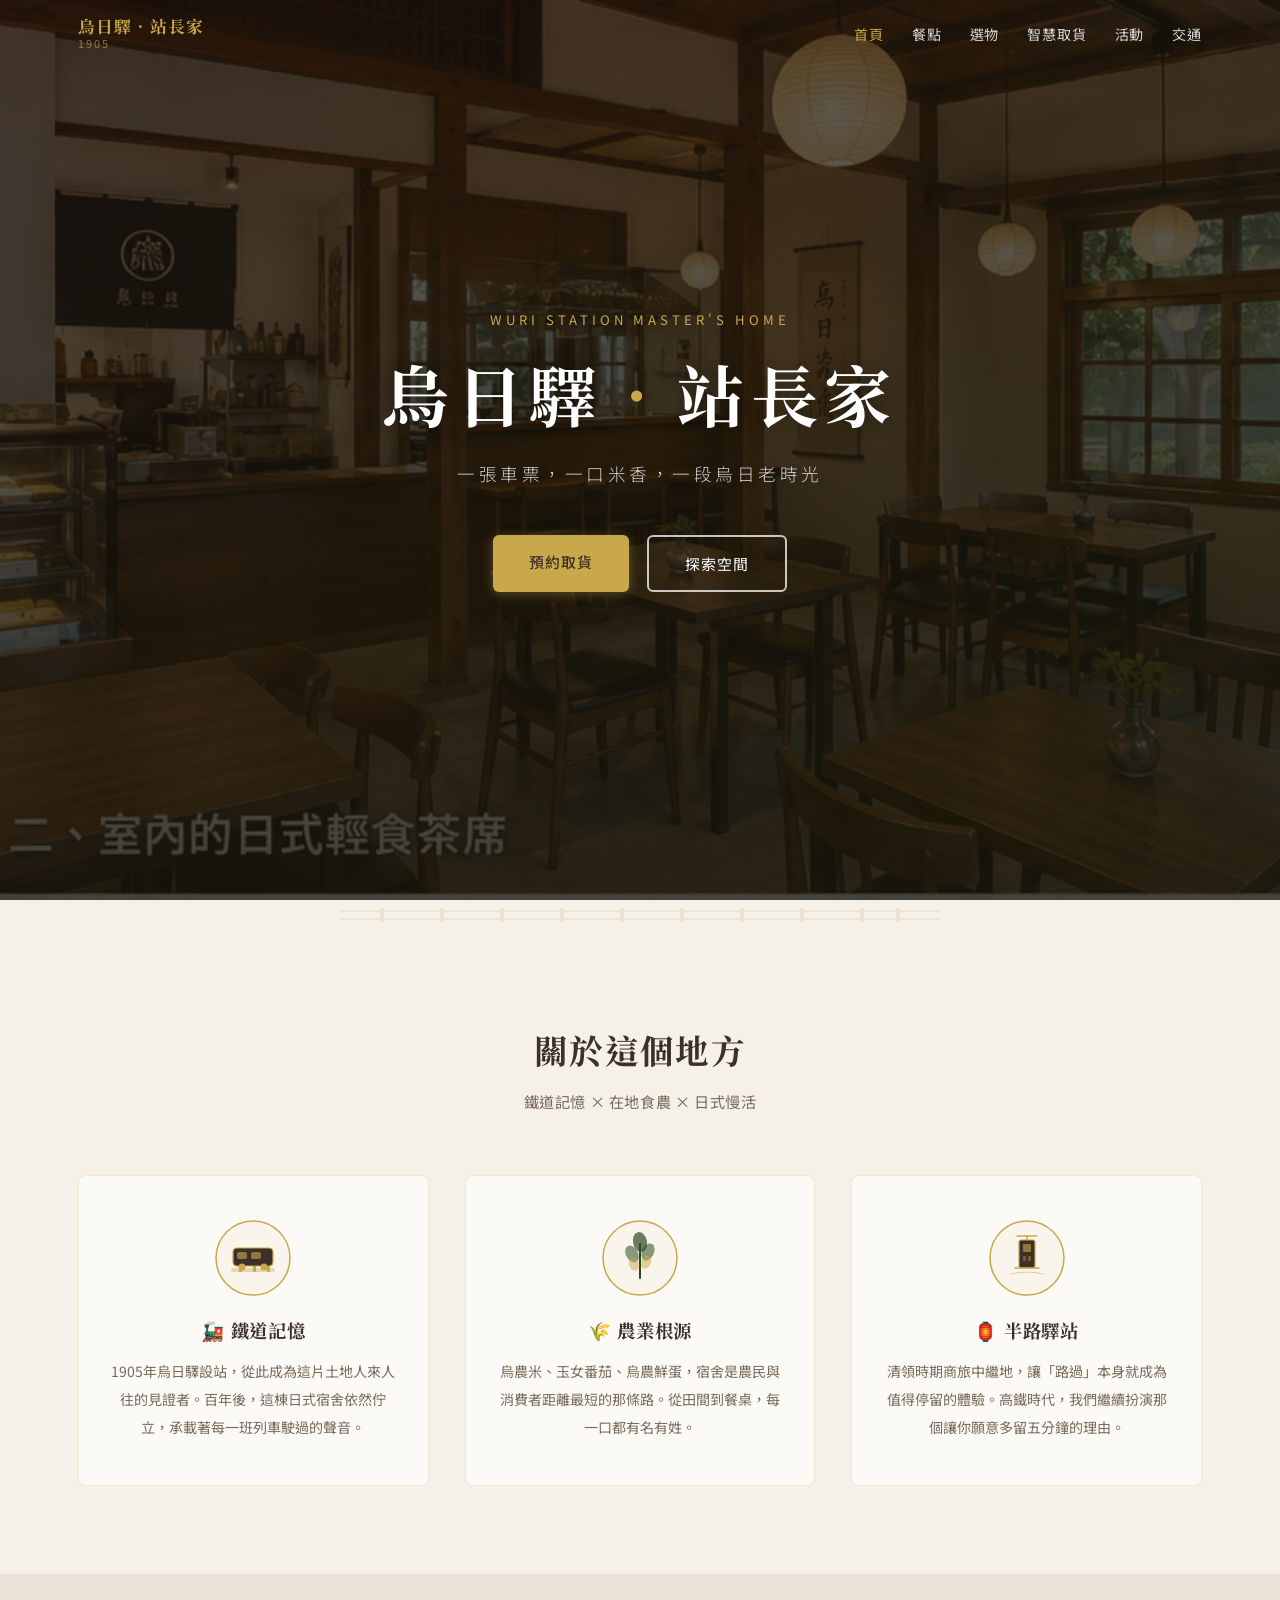
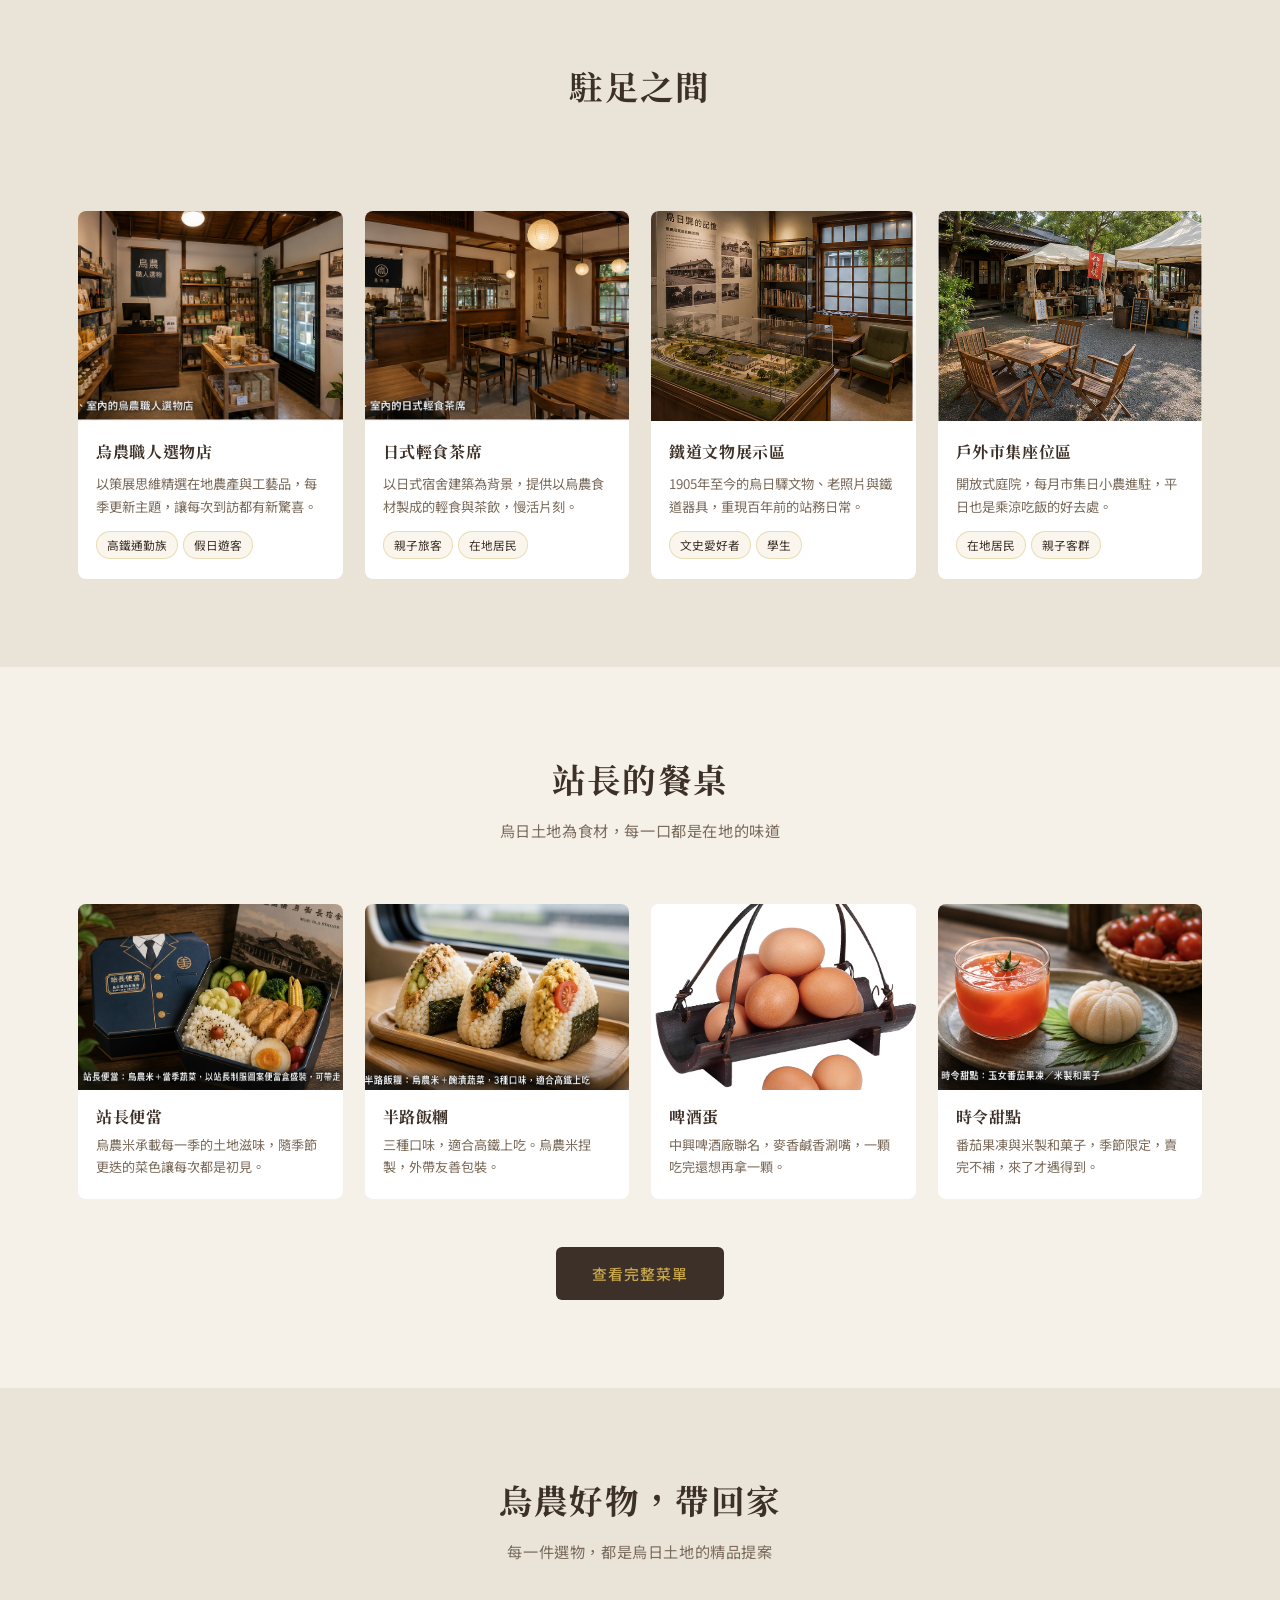
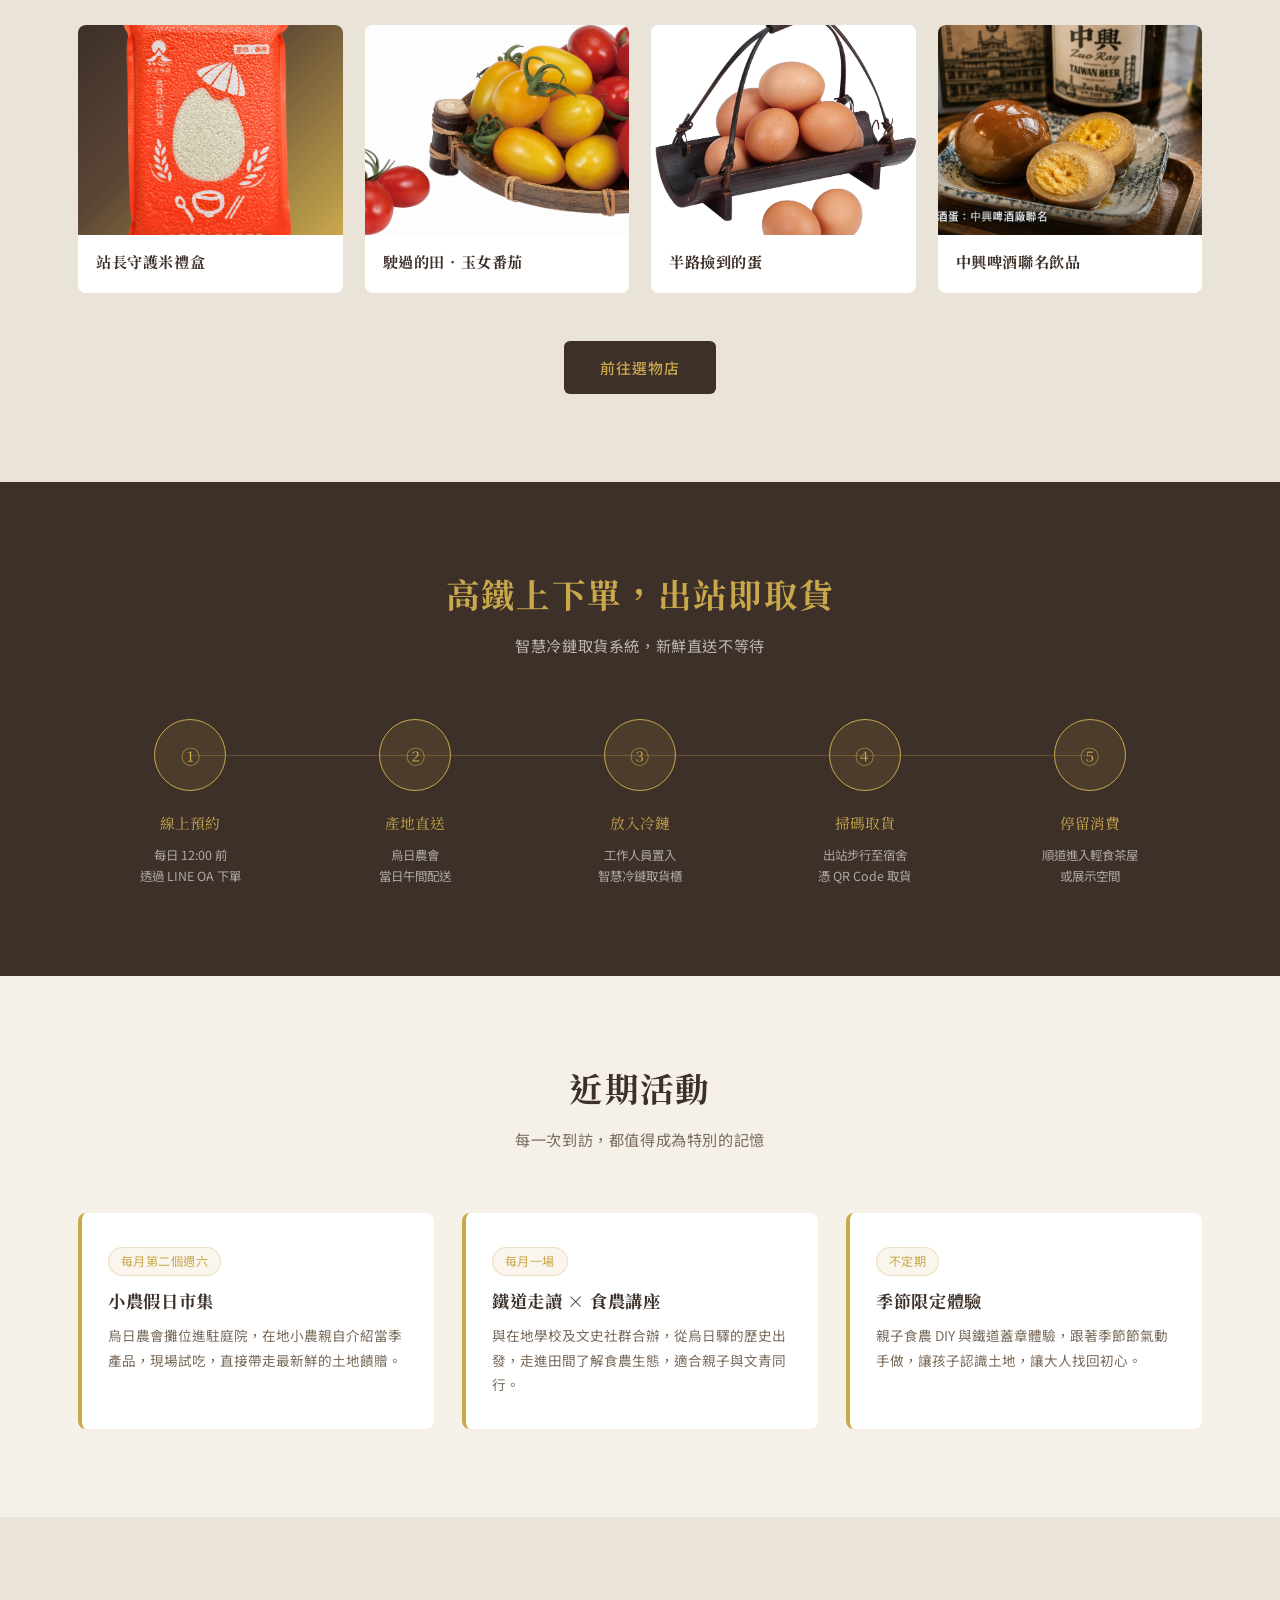
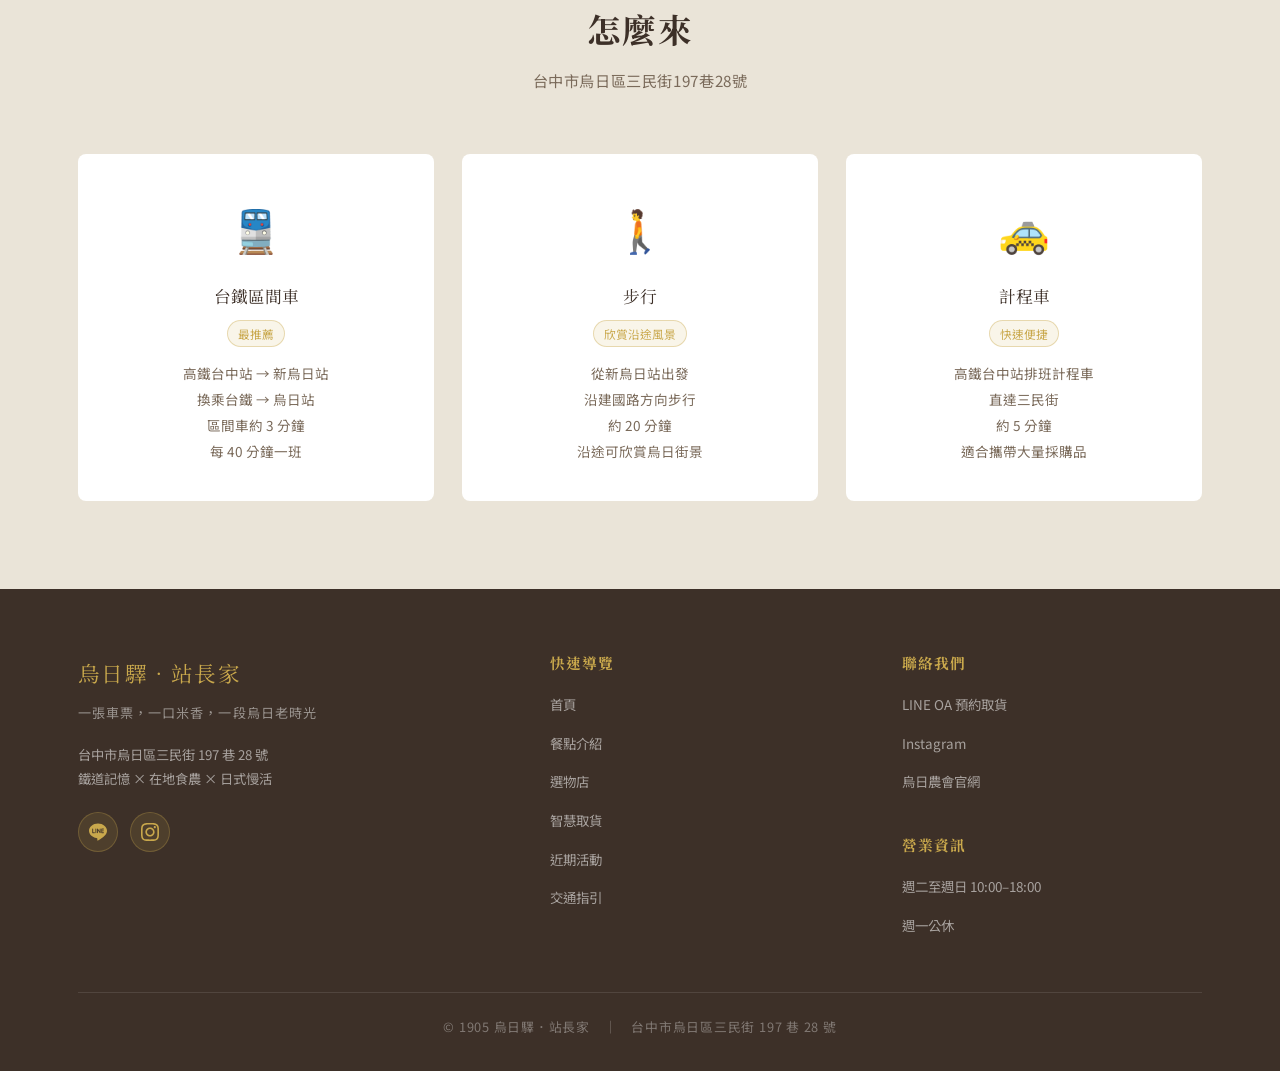
<file: index.html>
<!DOCTYPE html>
<html lang="zh-Hant">
<head>
  <meta charset="UTF-8" />
  <meta name="viewport" content="width=device-width, initial-scale=1.0" />
  <title>烏日驛．站長家｜鐵道記憶 × 在地食農 × 日式慢活</title>
  <meta name="description" content="台中烏日，高鐵旁的百年宿舍。一張車票，一口米香，一段烏日老時光。" />
  <link rel="stylesheet" href="style.css" />
</head>
<body>

<!-- ============================================================
     NAVIGATION
     ============================================================ -->
<nav class="navbar" id="navbar">
  <div class="navbar-inner">
    <a href="index.html" class="navbar-logo">
      <span class="logo-main">烏日驛．站長家</span>
      <span class="logo-year">1905</span>
    </a>
    <ul class="navbar-links">
      <li><a href="index.html">首頁</a></li>
      <li><a href="menu.html">餐點</a></li>
      <li><a href="shop.html">選物</a></li>
      <li><a href="index.html#delivery">智慧取貨</a></li>
      <li><a href="index.html#events">活動</a></li>
      <li><a href="index.html#transport">交通</a></li>
    </ul>
    <button class="hamburger" aria-label="選單">
      <span></span><span></span><span></span>
    </button>
  </div>
</nav>

<!-- Mobile Nav -->
<div class="mobile-nav">
  <button class="mobile-nav-close" aria-label="關閉">✕</button>
  <a href="index.html">首頁</a>
  <a href="menu.html">餐點</a>
  <a href="shop.html">選物</a>
  <a href="index.html#delivery">智慧取貨</a>
  <a href="index.html#events">活動</a>
  <a href="index.html#transport">交通</a>
</div>


<!-- ============================================================
     HERO
     ============================================================ -->
<section class="hero">
  <div class="hero-bg"></div>
  <div class="hero-content">
    <p class="hero-kana fade-in">WURI STATION MASTER'S HOME</p>
    <h1 class="hero-title fade-in delay-1">烏日驛<span class="gold">．</span>站長家</h1>
    <p class="hero-subtitle fade-in delay-2">一張車票，一口米香，一段烏日老時光</p>
    <div class="hero-cta fade-in delay-3">
      <a href="#delivery" class="btn btn-primary">預約取貨</a>
      <a href="#spaces"   class="btn btn-outline">探索空間</a>
    </div>
  </div>
</section>

<!-- Rail Divider -->
<div class="rail-divider">
  <svg viewBox="0 0 600 20" xmlns="http://www.w3.org/2000/svg" width="600" height="20">
    <line x1="0" y1="6"  x2="600" y2="6"  stroke="#C9A84C" stroke-width="1.5"/>
    <line x1="0" y1="14" x2="600" y2="14" stroke="#C9A84C" stroke-width="1.5"/>
    <g fill="#C9A84C">
      <rect x="40"  y="3" width="4" height="14" rx="1"/>
      <rect x="100" y="3" width="4" height="14" rx="1"/>
      <rect x="160" y="3" width="4" height="14" rx="1"/>
      <rect x="220" y="3" width="4" height="14" rx="1"/>
      <rect x="280" y="3" width="4" height="14" rx="1"/>
      <rect x="340" y="3" width="4" height="14" rx="1"/>
      <rect x="400" y="3" width="4" height="14" rx="1"/>
      <rect x="460" y="3" width="4" height="14" rx="1"/>
      <rect x="520" y="3" width="4" height="14" rx="1"/>
      <rect x="556" y="3" width="4" height="14" rx="1"/>
    </g>
  </svg>
</div>


<!-- ============================================================
     BRAND STORY
     ============================================================ -->
<section class="section brand-story">
  <div class="container">
    <h2 class="section-title fade-in">關於這個地方</h2>
    <p class="section-subtitle fade-in delay-1">鐵道記憶 × 在地食農 × 日式慢活</p>

    <div class="story-grid">

      <!-- 鐵道記憶 -->
      <div class="story-card fade-in delay-1">
        <div class="story-icon">
          <svg viewBox="0 0 76 76" fill="none" xmlns="http://www.w3.org/2000/svg">
            <circle cx="38" cy="38" r="37" stroke="#C9A84C" stroke-width="1.5" fill="rgba(201,168,76,0.06)"/>
            <rect x="16" y="48" width="44" height="4" rx="2" fill="#C9A84C" opacity="0.4"/>
            <rect x="24" y="44" width="3" height="8" rx="1" fill="#C9A84C"/>
            <rect x="38" y="44" width="3" height="8" rx="1" fill="#C9A84C"/>
            <rect x="52" y="44" width="3" height="8" rx="1" fill="#C9A84C"/>
            <rect x="18" y="28" width="40" height="18" rx="4" fill="#3D3028" stroke="#C9A84C" stroke-width="1.2"/>
            <rect x="22" y="32" width="10" height="7" rx="2" fill="#C9A84C" opacity="0.6"/>
            <rect x="36" y="32" width="10" height="7" rx="2" fill="#C9A84C" opacity="0.6"/>
            <circle cx="27" cy="47" r="3.5" fill="#C9A84C"/>
            <circle cx="49" cy="47" r="3.5" fill="#C9A84C"/>
          </svg>
        </div>
        <h3 class="story-title">🚂 鐵道記憶</h3>
        <p class="story-text">1905年烏日驛設站，從此成為這片土地人來人往的見證者。百年後，這棟日式宿舍依然佇立，承載著每一班列車駛過的聲音。</p>
      </div>

      <!-- 農業根源 -->
      <div class="story-card fade-in delay-2">
        <div class="story-icon">
          <svg viewBox="0 0 76 76" fill="none" xmlns="http://www.w3.org/2000/svg">
            <circle cx="38" cy="38" r="37" stroke="#C9A84C" stroke-width="1.5" fill="rgba(201,168,76,0.06)"/>
            <line x1="38" y1="58" x2="38" y2="24" stroke="#2C4A1E" stroke-width="2" stroke-linecap="round"/>
            <ellipse cx="38" cy="22" rx="7" ry="10" fill="#2C4A1E" opacity="0.7" transform="rotate(-12 38 22)"/>
            <ellipse cx="30" cy="34" rx="6" ry="9" fill="#2C4A1E" opacity="0.55" transform="rotate(-30 30 34)"/>
            <ellipse cx="46" cy="32" rx="6" ry="9" fill="#2C4A1E" opacity="0.55" transform="rotate(25 46 32)"/>
            <ellipse cx="32" cy="44" rx="5" ry="7" fill="#C9A84C" opacity="0.5" transform="rotate(-20 32 44)"/>
            <ellipse cx="44" cy="42" rx="5" ry="7" fill="#C9A84C" opacity="0.5" transform="rotate(20 44 42)"/>
          </svg>
        </div>
        <h3 class="story-title">🌾 農業根源</h3>
        <p class="story-text">烏農米、玉女番茄、烏農鮮蛋，宿舍是農民與消費者距離最短的那條路。從田間到餐桌，每一口都有名有姓。</p>
      </div>

      <!-- 半路驛站 -->
      <div class="story-card fade-in delay-3">
        <div class="story-icon">
          <svg viewBox="0 0 76 76" fill="none" xmlns="http://www.w3.org/2000/svg">
            <circle cx="38" cy="38" r="37" stroke="#C9A84C" stroke-width="1.5" fill="rgba(201,168,76,0.06)"/>
            <rect x="30" y="20" width="16" height="28" rx="2" fill="#3D3028" stroke="#C9A84C" stroke-width="1.2"/>
            <rect x="34" y="24" width="8" height="8" rx="1" fill="#C9A84C" opacity="0.6"/>
            <rect x="34" y="36" width="3" height="5" rx="1" fill="#C9A84C" opacity="0.4"/>
            <rect x="39" y="36" width="3" height="5" rx="1" fill="#C9A84C" opacity="0.4"/>
            <line x1="38" y1="16" x2="38" y2="20" stroke="#C9A84C" stroke-width="1.5"/>
            <line x1="28" y1="16" x2="48" y2="16" stroke="#C9A84C" stroke-width="1.5" stroke-linecap="round"/>
            <path d="M26 48 H50" stroke="#C9A84C" stroke-width="1.5" stroke-linecap="round"/>
            <path d="M22 54 Q38 50 54 54" stroke="#C9A84C" stroke-width="1" stroke-linecap="round" opacity="0.5"/>
          </svg>
        </div>
        <h3 class="story-title">🏮 半路驛站</h3>
        <p class="story-text">清領時期商旅中繼地，讓「路過」本身就成為值得停留的體驗。高鐵時代，我們繼續扮演那個讓你願意多留五分鐘的理由。</p>
      </div>

    </div>
  </div>
</section>


<!-- ============================================================
     SPACE SECTION
     ============================================================ -->
<section class="section space-section" id="spaces">
  <div class="container">
    <h2 class="section-title fade-in">駐足之間</h2>
    <p class="section-subtitle fade-in delay-1">走進宿舍，每個角落都是一種生活提案</p>

    <div class="space-grid">

      <div class="space-card fade-in delay-1">
        <div class="img-wrap">
          <img src="images/space-shop.jpg" alt="烏農職人選物店" />
        </div>
        <div class="space-card-body">
          <h3 class="space-card-title">烏農職人選物店</h3>
          <p class="space-card-desc">以策展思維精選在地農產與工藝品，每季更新主題，讓每次到訪都有新驚喜。</p>
          <div class="tag-group">
            <span class="tag">高鐵通勤族</span>
            <span class="tag">假日遊客</span>
          </div>
        </div>
      </div>

      <div class="space-card fade-in delay-2">
        <div class="img-wrap">
          <img src="images/space-tea.jpg" alt="日式輕食茶席" />
        </div>
        <div class="space-card-body">
          <h3 class="space-card-title">日式輕食茶席</h3>
          <p class="space-card-desc">以日式宿舍建築為背景，提供以烏農食材製成的輕食與茶飲，慢活片刻。</p>
          <div class="tag-group">
            <span class="tag">親子旅客</span>
            <span class="tag">在地居民</span>
          </div>
        </div>
      </div>

      <div class="space-card fade-in delay-3">
        <div class="img-wrap">
          <img src="images/space-exhibit.jpg" alt="鐵道文物展示區" />
        </div>
        <div class="space-card-body">
          <h3 class="space-card-title">鐵道文物展示區</h3>
          <p class="space-card-desc">1905年至今的烏日驛文物、老照片與鐵道器具，重現百年前的站務日常。</p>
          <div class="tag-group">
            <span class="tag">文史愛好者</span>
            <span class="tag">學生</span>
          </div>
        </div>
      </div>

      <div class="space-card fade-in delay-4">
        <div class="img-wrap">
          <img src="images/space-market.jpg" alt="戶外市集座位區" />
        </div>
        <div class="space-card-body">
          <h3 class="space-card-title">戶外市集座位區</h3>
          <p class="space-card-desc">開放式庭院，每月市集日小農進駐，平日也是乘涼吃飯的好去處。</p>
          <div class="tag-group">
            <span class="tag">在地居民</span>
            <span class="tag">親子客群</span>
          </div>
        </div>
      </div>

    </div>
  </div>
</section>


<!-- ============================================================
     FOOD PREVIEW
     ============================================================ -->
<section class="section food-section">
  <div class="container">
    <h2 class="section-title fade-in">站長的餐桌</h2>
    <p class="section-subtitle fade-in delay-1">烏日土地為食材，每一口都是在地的味道</p>

    <div class="food-grid">

      <div class="food-card fade-in delay-1">
        <div class="img-wrap">
          <img src="images/food-bento.jpg" alt="站長便當" />
        </div>
        <div class="food-card-body">
          <h3 class="food-card-name">站長便當</h3>
          <p class="food-card-desc">烏農米承載每一季的土地滋味，隨季節更迭的菜色讓每次都是初見。</p>
        </div>
      </div>

      <div class="food-card fade-in delay-2">
        <div class="img-wrap">
          <img src="images/food-onigiri.jpg" alt="半路飯糰" />
        </div>
        <div class="food-card-body">
          <h3 class="food-card-name">半路飯糰</h3>
          <p class="food-card-desc">三種口味，適合高鐵上吃。烏農米捏製，外帶友善包裝。</p>
        </div>
      </div>

      <div class="food-card fade-in delay-3">
        <div class="img-wrap">
          <img src="images/food-egg.jpg" alt="啤酒蛋" />
        </div>
        <div class="food-card-body">
          <h3 class="food-card-name">啤酒蛋</h3>
          <p class="food-card-desc">中興啤酒廠聯名，麥香鹹香涮嘴，一顆吃完還想再拿一顆。</p>
        </div>
      </div>

      <div class="food-card fade-in delay-4">
        <div class="img-wrap">
          <img src="images/food-dessert.jpg" alt="時令甜點" />
        </div>
        <div class="food-card-body">
          <h3 class="food-card-name">時令甜點</h3>
          <p class="food-card-desc">番茄果凍與米製和菓子，季節限定，賣完不補，來了才遇得到。</p>
        </div>
      </div>

    </div>

    <div class="section-cta fade-in">
      <a href="menu.html" class="btn btn-dark">查看完整菜單</a>
    </div>
  </div>
</section>


<!-- ============================================================
     SHOP PREVIEW
     ============================================================ -->
<section class="section shop-preview-section">
  <div class="container">
    <h2 class="section-title fade-in">烏農好物，帶回家</h2>
    <p class="section-subtitle fade-in delay-1">每一件選物，都是烏日土地的精品提案</p>

    <div class="shop-preview-grid">

      <div class="shop-prev-card fade-in delay-1">
        <div class="img-wrap">
          <img src="images/select-rice.jpg" alt="站長守護米禮盒" />
        </div>
        <div class="shop-prev-card-body">
          <h3 class="shop-prev-card-name">站長守護米禮盒</h3>
        </div>
      </div>

      <div class="shop-prev-card fade-in delay-2">
        <div class="img-wrap">
          <img src="images/select-tomato.jpg" alt="駛過的田．玉女番茄" />
        </div>
        <div class="shop-prev-card-body">
          <h3 class="shop-prev-card-name">駛過的田．玉女番茄</h3>
        </div>
      </div>

      <div class="shop-prev-card fade-in delay-3">
        <div class="img-wrap">
          <img src="images/select-egg.jpg" alt="半路撿到的蛋" />
        </div>
        <div class="shop-prev-card-body">
          <h3 class="shop-prev-card-name">半路撿到的蛋</h3>
        </div>
      </div>

      <div class="shop-prev-card fade-in delay-4">
        <div class="img-wrap">
          <img src="images/select-beer.jpg" alt="中興啤酒聯名飲品" />
        </div>
        <div class="shop-prev-card-body">
          <h3 class="shop-prev-card-name">中興啤酒聯名飲品</h3>
        </div>
      </div>

    </div>

    <div class="section-cta fade-in">
      <a href="shop.html" class="btn btn-dark">前往選物店</a>
    </div>
  </div>
</section>


<!-- ============================================================
     DELIVERY TIMELINE
     ============================================================ -->
<section class="section delivery-section" id="delivery">
  <div class="container">
    <h2 class="section-title fade-in">高鐵上下單，出站即取貨</h2>
    <p class="section-subtitle fade-in delay-1">智慧冷鏈取貨系統，新鮮直送不等待</p>

    <div class="timeline-wrap">

      <div class="timeline-step fade-in delay-1">
        <div class="step-circle">①</div>
        <div>
          <p class="step-title">線上預約</p>
          <p class="step-desc">每日 12:00 前<br/>透過 LINE OA 下單</p>
        </div>
      </div>

      <div class="timeline-step fade-in delay-2">
        <div class="step-circle">②</div>
        <div>
          <p class="step-title">產地直送</p>
          <p class="step-desc">烏日農會<br/>當日午間配送</p>
        </div>
      </div>

      <div class="timeline-step fade-in delay-3">
        <div class="step-circle">③</div>
        <div>
          <p class="step-title">放入冷鏈</p>
          <p class="step-desc">工作人員置入<br/>智慧冷鏈取貨櫃</p>
        </div>
      </div>

      <div class="timeline-step fade-in delay-4">
        <div class="step-circle">④</div>
        <div>
          <p class="step-title">掃碼取貨</p>
          <p class="step-desc">出站步行至宿舍<br/>憑 QR Code 取貨</p>
        </div>
      </div>

      <div class="timeline-step fade-in delay-5">
        <div class="step-circle">⑤</div>
        <div>
          <p class="step-title">停留消費</p>
          <p class="step-desc">順道進入輕食茶屋<br/>或展示空間</p>
        </div>
      </div>

    </div>
  </div>
</section>


<!-- ============================================================
     EVENTS
     ============================================================ -->
<section class="section events-section" id="events">
  <div class="container">
    <h2 class="section-title fade-in">近期活動</h2>
    <p class="section-subtitle fade-in delay-1">每一次到訪，都值得成為特別的記憶</p>

    <div class="events-grid">

      <div class="event-card fade-in delay-1">
        <span class="event-tag">每月第二個週六</span>
        <h3 class="event-title">小農假日市集</h3>
        <p class="event-desc">烏日農會攤位進駐庭院，在地小農親自介紹當季產品，現場試吃，直接帶走最新鮮的土地饋贈。</p>
      </div>

      <div class="event-card fade-in delay-2">
        <span class="event-tag">每月一場</span>
        <h3 class="event-title">鐵道走讀 × 食農講座</h3>
        <p class="event-desc">與在地學校及文史社群合辦，從烏日驛的歷史出發，走進田間了解食農生態，適合親子與文青同行。</p>
      </div>

      <div class="event-card fade-in delay-3">
        <span class="event-tag">不定期</span>
        <h3 class="event-title">季節限定體驗</h3>
        <p class="event-desc">親子食農 DIY 與鐵道蓋章體驗，跟著季節節氣動手做，讓孩子認識土地，讓大人找回初心。</p>
      </div>

    </div>
  </div>
</section>


<!-- ============================================================
     TRANSPORT
     ============================================================ -->
<section class="section transport-section" id="transport">
  <div class="container">
    <h2 class="section-title fade-in">怎麼來</h2>
    <p class="section-subtitle fade-in delay-1">台中市烏日區三民街197巷28號</p>

    <div class="transport-grid">

      <div class="transport-card fade-in delay-1">
        <div class="transport-icon">🚆</div>
        <p class="transport-label">台鐵區間車</p>
        <span class="transport-badge">最推薦</span>
        <p class="transport-desc">
          高鐵台中站 → 新烏日站<br/>
          換乘台鐵 → 烏日站<br/>
          區間車約 3 分鐘<br/>
          每 40 分鐘一班
        </p>
      </div>

      <div class="transport-card fade-in delay-2">
        <div class="transport-icon">🚶</div>
        <p class="transport-label">步行</p>
        <span class="transport-badge">欣賞沿途風景</span>
        <p class="transport-desc">
          從新烏日站出發<br/>
          沿建國路方向步行<br/>
          約 20 分鐘<br/>
          沿途可欣賞烏日街景
        </p>
      </div>

      <div class="transport-card fade-in delay-3">
        <div class="transport-icon">🚕</div>
        <p class="transport-label">計程車</p>
        <span class="transport-badge">快速便捷</span>
        <p class="transport-desc">
          高鐵台中站排班計程車<br/>
          直達三民街<br/>
          約 5 分鐘<br/>
          適合攜帶大量採購品
        </p>
      </div>

    </div>
  </div>
</section>


<!-- ============================================================
     FOOTER
     ============================================================ -->
<footer>
  <div class="container">
    <div class="footer-grid">

      <div>
        <p class="footer-logo">烏日驛．站長家</p>
        <p class="footer-slogan">一張車票，一口米香，一段烏日老時光</p>
        <p class="footer-address">
          台中市烏日區三民街 197 巷 28 號<br/>
          鐵道記憶 × 在地食農 × 日式慢活
        </p>
        <div class="footer-social">
          <a href="#" class="social-btn" aria-label="LINE OA">
            <svg width="18" height="18" viewBox="0 0 24 24" fill="currentColor">
              <path d="M19.365 9.863c.349 0 .63.285.63.631 0 .345-.281.63-.63.63H17.61v1.125h1.755c.349 0 .63.283.63.63 0 .344-.281.629-.63.629h-2.386c-.345 0-.627-.285-.627-.629V8.108c0-.345.282-.63.63-.63h2.386c.346 0 .627.285.627.63 0 .349-.281.63-.63.63H17.61v1.125h1.755zm-3.855 3.016c0 .27-.174.51-.432.596-.064.021-.133.031-.199.031-.211 0-.391-.09-.51-.25l-2.443-3.317v2.94c0 .344-.279.629-.631.629-.346 0-.626-.285-.626-.629V8.108c0-.27.173-.51.43-.595.06-.023.136-.033.194-.033.195 0 .375.105.495.254l2.462 3.33V8.108c0-.345.282-.63.63-.63.345 0 .63.285.63.63v4.771zm-5.741 0c0 .344-.282.629-.631.629-.345 0-.627-.285-.627-.629V8.108c0-.345.282-.63.63-.63.346 0 .628.285.628.63v4.771zm-2.466.629H4.917c-.345 0-.63-.285-.63-.629V8.108c0-.345.285-.63.63-.63.348 0 .63.285.63.63v4.141h1.756c.348 0 .629.283.629.63 0 .344-.281.629-.629.629M24 10.314C24 4.943 18.615.572 12 .572S0 4.943 0 10.314c0 4.811 4.27 8.842 10.035 9.608.391.082.923.258 1.058.59.12.301.079.766.038 1.08l-.164 1.02c-.045.301-.24 1.186 1.049.645 1.291-.539 6.916-4.078 9.436-6.975C23.176 14.393 24 12.458 24 10.314"/>
            </svg>
          </a>
          <a href="#" class="social-btn" aria-label="Instagram">
            <svg width="18" height="18" viewBox="0 0 24 24" fill="currentColor">
              <path d="M12 2.163c3.204 0 3.584.012 4.85.07 3.252.148 4.771 1.691 4.919 4.919.058 1.265.069 1.645.069 4.849 0 3.205-.012 3.584-.069 4.849-.149 3.225-1.664 4.771-4.919 4.919-1.266.058-1.644.07-4.85.07-3.204 0-3.584-.012-4.849-.07-3.26-.149-4.771-1.699-4.919-4.92-.058-1.265-.07-1.644-.07-4.849 0-3.204.013-3.583.07-4.849.149-3.227 1.664-4.771 4.919-4.919 1.266-.057 1.645-.069 4.849-.069zm0-2.163c-3.259 0-3.667.014-4.947.072-4.358.2-6.78 2.618-6.98 6.98-.059 1.281-.073 1.689-.073 4.948 0 3.259.014 3.668.072 4.948.2 4.358 2.618 6.78 6.98 6.98 1.281.058 1.689.072 4.948.072 3.259 0 3.668-.014 4.948-.072 4.354-.2 6.782-2.618 6.979-6.98.059-1.28.073-1.689.073-4.948 0-3.259-.014-3.667-.072-4.947-.196-4.354-2.617-6.78-6.979-6.98-1.281-.059-1.69-.073-4.949-.073zm0 5.838c-3.403 0-6.162 2.759-6.162 6.162s2.759 6.163 6.162 6.163 6.162-2.759 6.162-6.163c0-3.403-2.759-6.162-6.162-6.162zm0 10.162c-2.209 0-4-1.79-4-4 0-2.209 1.791-4 4-4s4 1.791 4 4c0 2.21-1.791 4-4 4zm6.406-11.845c-.796 0-1.441.645-1.441 1.44s.645 1.44 1.441 1.44c.795 0 1.439-.645 1.439-1.44s-.644-1.44-1.439-1.44z"/>
            </svg>
          </a>
        </div>
      </div>

      <div class="footer-col">
        <h4>快速導覽</h4>
        <ul>
          <li><a href="index.html">首頁</a></li>
          <li><a href="menu.html">餐點介紹</a></li>
          <li><a href="shop.html">選物店</a></li>
          <li><a href="index.html#delivery">智慧取貨</a></li>
          <li><a href="index.html#events">近期活動</a></li>
          <li><a href="index.html#transport">交通指引</a></li>
        </ul>
      </div>

      <div class="footer-col">
        <h4>聯絡我們</h4>
        <ul>
          <li><a href="#">LINE OA 預約取貨</a></li>
          <li><a href="#">Instagram</a></li>
          <li><a href="#">烏日農會官網</a></li>
        </ul>
        <br/>
        <h4>營業資訊</h4>
        <ul>
          <li><a href="#">週二至週日 10:00–18:00</a></li>
          <li><a href="#">週一公休</a></li>
        </ul>
      </div>

    </div>

    <div class="footer-bottom">
      <p>© 1905 烏日驛．站長家　｜　台中市烏日區三民街 197 巷 28 號</p>
    </div>
  </div>
</footer>

<script src="script.js"></script>
</body>
</html>
</file>
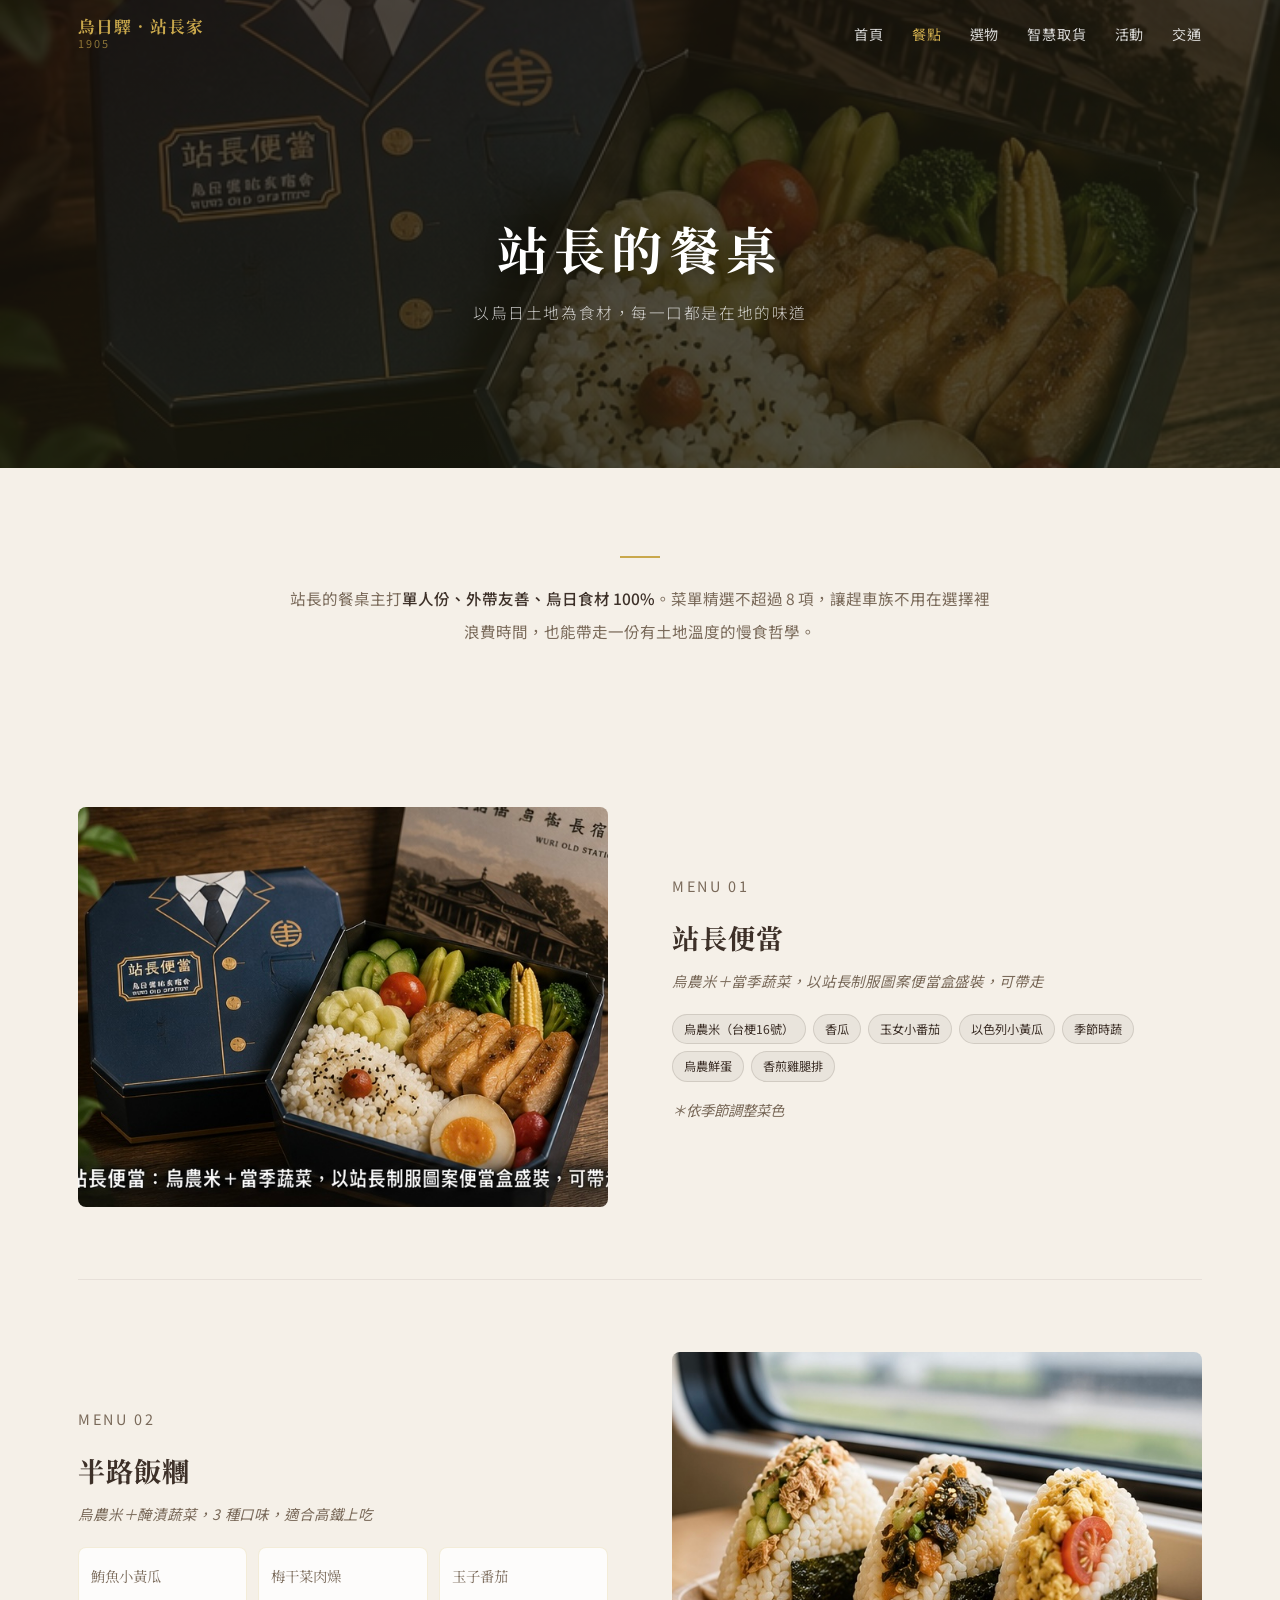
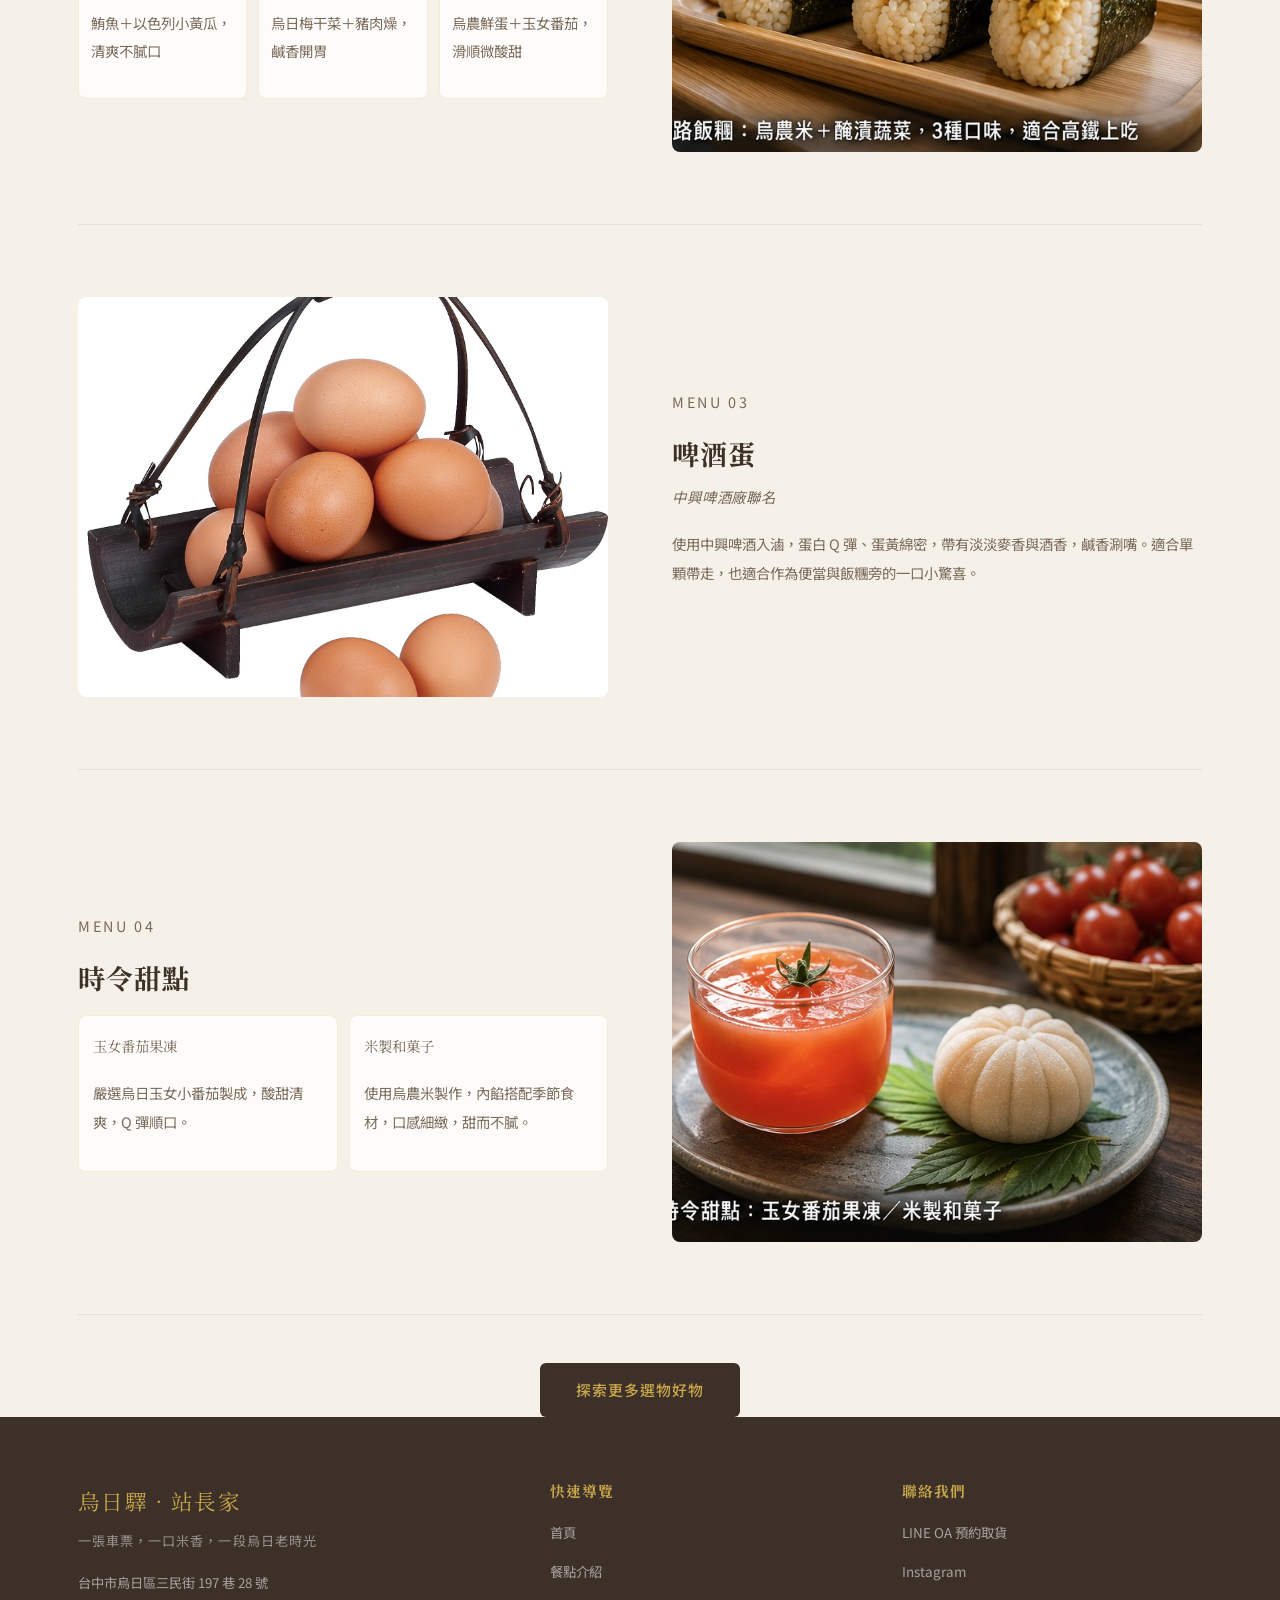
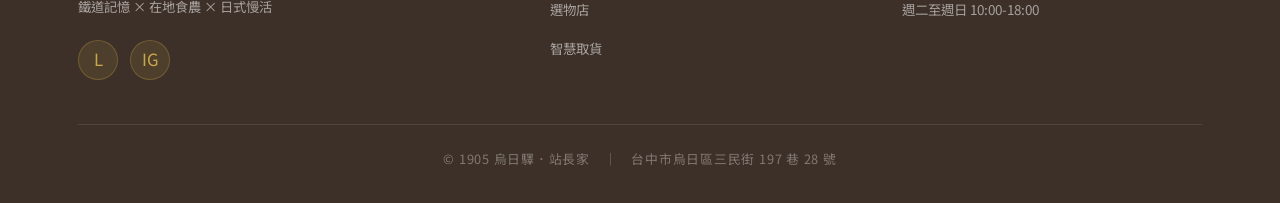
<file: menu.html>
<!DOCTYPE html>
<html lang="zh-Hant">
<head>
  <meta charset="UTF-8" />
  <meta name="viewport" content="width=device-width, initial-scale=1.0" />
  <title>站長的餐桌｜烏日驛．站長家</title>
  <meta name="description" content="以烏日土地為食材，每一口都是在地的味道。" />
  <link rel="stylesheet" href="style.css" />
</head>
<body>
<nav class="navbar" id="navbar">
  <div class="navbar-inner">
    <a href="index.html" class="navbar-logo">
      <span class="logo-main">烏日驛．站長家</span>
      <span class="logo-year">1905</span>
    </a>
    <ul class="navbar-links">
      <li><a href="index.html">首頁</a></li>
      <li><a href="menu.html">餐點</a></li>
      <li><a href="shop.html">選物</a></li>
      <li><a href="index.html#delivery">智慧取貨</a></li>
      <li><a href="index.html#events">活動</a></li>
      <li><a href="index.html#transport">交通</a></li>
    </ul>
    <button class="hamburger" aria-label="選單">
      <span></span><span></span><span></span>
    </button>
  </div>
</nav>

<div class="mobile-nav">
  <button class="mobile-nav-close" aria-label="關閉">x</button>
  <a href="index.html">首頁</a>
  <a href="menu.html">餐點</a>
  <a href="shop.html">選物</a>
  <a href="index.html#delivery">智慧取貨</a>
  <a href="index.html#events">活動</a>
  <a href="index.html#transport">交通</a>
</div>

<section class="page-hero">
  <div class="page-hero-bg" style="background-image:url('images/menu-hero.jpg')"></div>
  <div class="page-hero-content">
    <h1 class="page-hero-title fade-in">站長的餐桌</h1>
    <p class="page-hero-subtitle fade-in delay-1">以烏日土地為食材，每一口都是在地的味道</p>
  </div>
</section>

<section class="section philosophy-section">
  <div class="container">
    <div class="philosophy-wrap fade-in">
      <div class="philosophy-line"></div>
      <p class="philosophy-text">
        站長的餐桌主打<strong>單人份、外帶友善、烏日食材 100%</strong>。菜單精選不超過 8 項，讓趕車族不用在選擇裡浪費時間，也能帶走一份有土地溫度的慢食哲學。
      </p>
    </div>
  </div>
</section>

<section class="menu-items-section">
  <div class="container">
    <article class="menu-item fade-in">
      <div class="menu-img"><img src="images/food-bento.jpg" alt="站長便當" /></div>
      <div class="menu-content">
        <p class="menu-num">MENU 01</p>
        <h3>站長便當</h3>
        <p class="menu-tagline">烏農米＋當季蔬菜，以站長制服圖案便當盒盛裝，可帶走</p>
        <div class="ingredient-row">
          <span class="ingr-tag">烏農米（台梗16號）</span>
          <span class="ingr-tag">香瓜</span>
          <span class="ingr-tag">玉女小番茄</span>
          <span class="ingr-tag">以色列小黃瓜</span>
          <span class="ingr-tag">季節時蔬</span>
          <span class="ingr-tag">烏農鮮蛋</span>
          <span class="ingr-tag">香煎雞腿排</span>
        </div>
        <p class="menu-note">＊依季節調整菜色</p>
      </div>
    </article>

    <article class="menu-item rev fade-in">
      <div class="menu-img"><img src="images/food-onigiri.jpg" alt="半路飯糰" /></div>
      <div class="menu-content">
        <p class="menu-num">MENU 02</p>
        <h3>半路飯糰</h3>
        <p class="menu-tagline">烏農米＋醃漬蔬菜，3 種口味，適合高鐵上吃</p>
        <div class="flavor-grid">
          <div class="flavor-card">
            <p class="flavor-name">鮪魚小黃瓜</p>
            <p class="flavor-desc">鮪魚＋以色列小黃瓜，清爽不膩口</p>
          </div>
          <div class="flavor-card">
            <p class="flavor-name">梅干菜肉燥</p>
            <p class="flavor-desc">烏日梅干菜＋豬肉燥，鹹香開胃</p>
          </div>
          <div class="flavor-card">
            <p class="flavor-name">玉子番茄</p>
            <p class="flavor-desc">烏農鮮蛋＋玉女番茄，滑順微酸甜</p>
          </div>
        </div>
      </div>
    </article>

    <article class="menu-item fade-in">
      <div class="menu-img"><img src="images/food-egg.jpg" alt="啤酒蛋" /></div>
      <div class="menu-content">
        <p class="menu-num">MENU 03</p>
        <h3>啤酒蛋</h3>
        <p class="menu-tagline">中興啤酒廠聯名</p>
        <p>使用中興啤酒入滷，蛋白 Q 彈、蛋黃綿密，帶有淡淡麥香與酒香，鹹香涮嘴。適合單顆帶走，也適合作為便當與飯糰旁的一口小驚喜。</p>
      </div>
    </article>

    <article class="menu-item rev fade-in">
      <div class="menu-img"><img src="images/food-dessert.jpg" alt="時令甜點" /></div>
      <div class="menu-content">
        <p class="menu-num">MENU 04</p>
        <h3>時令甜點</h3>
        <div class="dessert-grid">
          <div class="dessert-card">
            <p class="dessert-name">玉女番茄果凍</p>
            <p class="dessert-desc">嚴選烏日玉女小番茄製成，酸甜清爽，Q 彈順口。</p>
          </div>
          <div class="dessert-card">
            <p class="dessert-name">米製和菓子</p>
            <p class="dessert-desc">使用烏農米製作，內餡搭配季節食材，口感細緻，甜而不膩。</p>
          </div>
        </div>
      </div>
    </article>

    <div class="section-cta fade-in">
      <a href="shop.html" class="btn btn-dark">探索更多選物好物</a>
    </div>
  </div>
</section>

<footer>
  <div class="container">
    <div class="footer-grid">
      <div>
        <p class="footer-logo">烏日驛．站長家</p>
        <p class="footer-slogan">一張車票，一口米香，一段烏日老時光</p>
        <p class="footer-address">台中市烏日區三民街 197 巷 28 號<br/>鐵道記憶 × 在地食農 × 日式慢活</p>
        <div class="footer-social">
          <a href="#" class="social-btn" aria-label="LINE OA">L</a>
          <a href="#" class="social-btn" aria-label="Instagram">IG</a>
        </div>
      </div>
      <div class="footer-col">
        <h4>快速導覽</h4>
        <ul>
          <li><a href="index.html">首頁</a></li>
          <li><a href="menu.html">餐點介紹</a></li>
          <li><a href="shop.html">選物店</a></li>
          <li><a href="index.html#delivery">智慧取貨</a></li>
        </ul>
      </div>
      <div class="footer-col">
        <h4>聯絡我們</h4>
        <ul>
          <li><a href="#">LINE OA 預約取貨</a></li>
          <li><a href="#">Instagram</a></li>
          <li><a href="#">週二至週日 10:00-18:00</a></li>
        </ul>
      </div>
    </div>
    <div class="footer-bottom"><p>© 1905 烏日驛．站長家　｜　台中市烏日區三民街 197 巷 28 號</p></div>
  </div>
</footer>

<script src="script.js"></script>
</body>
</html>
</file>
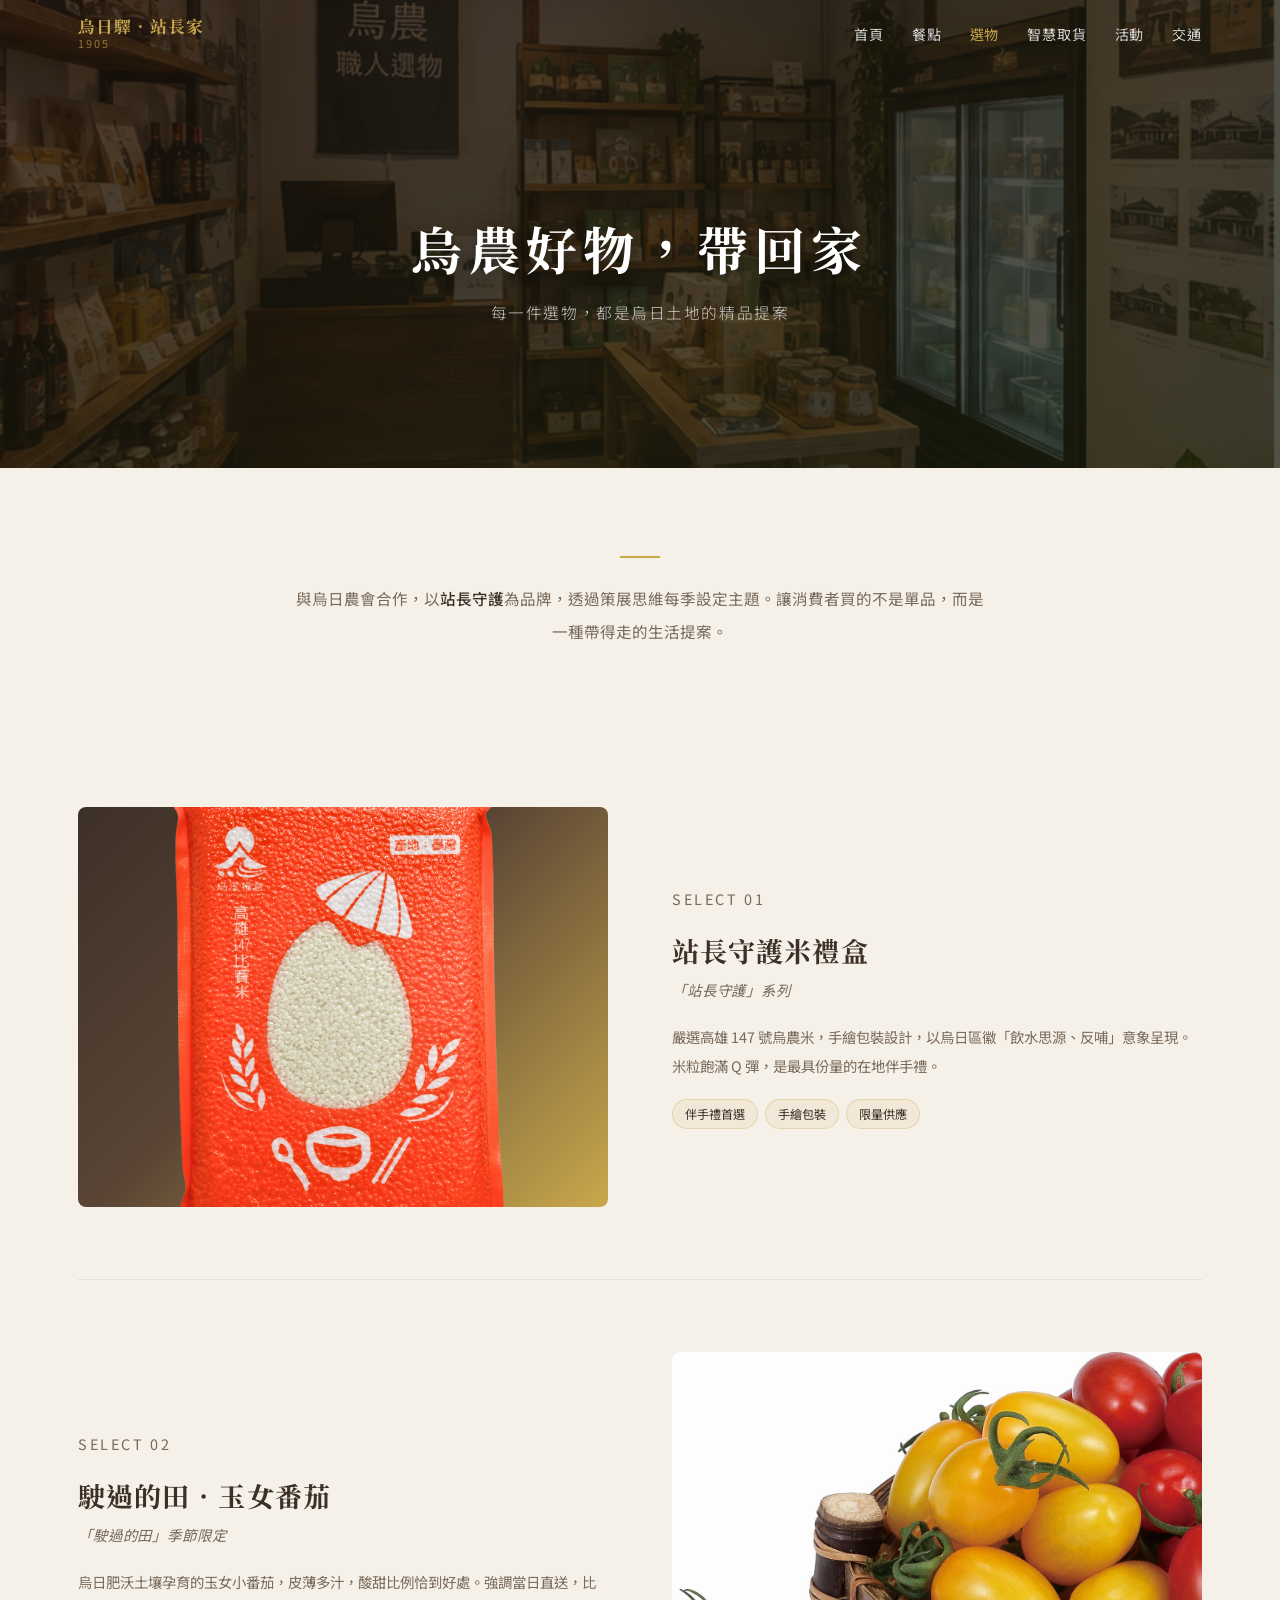
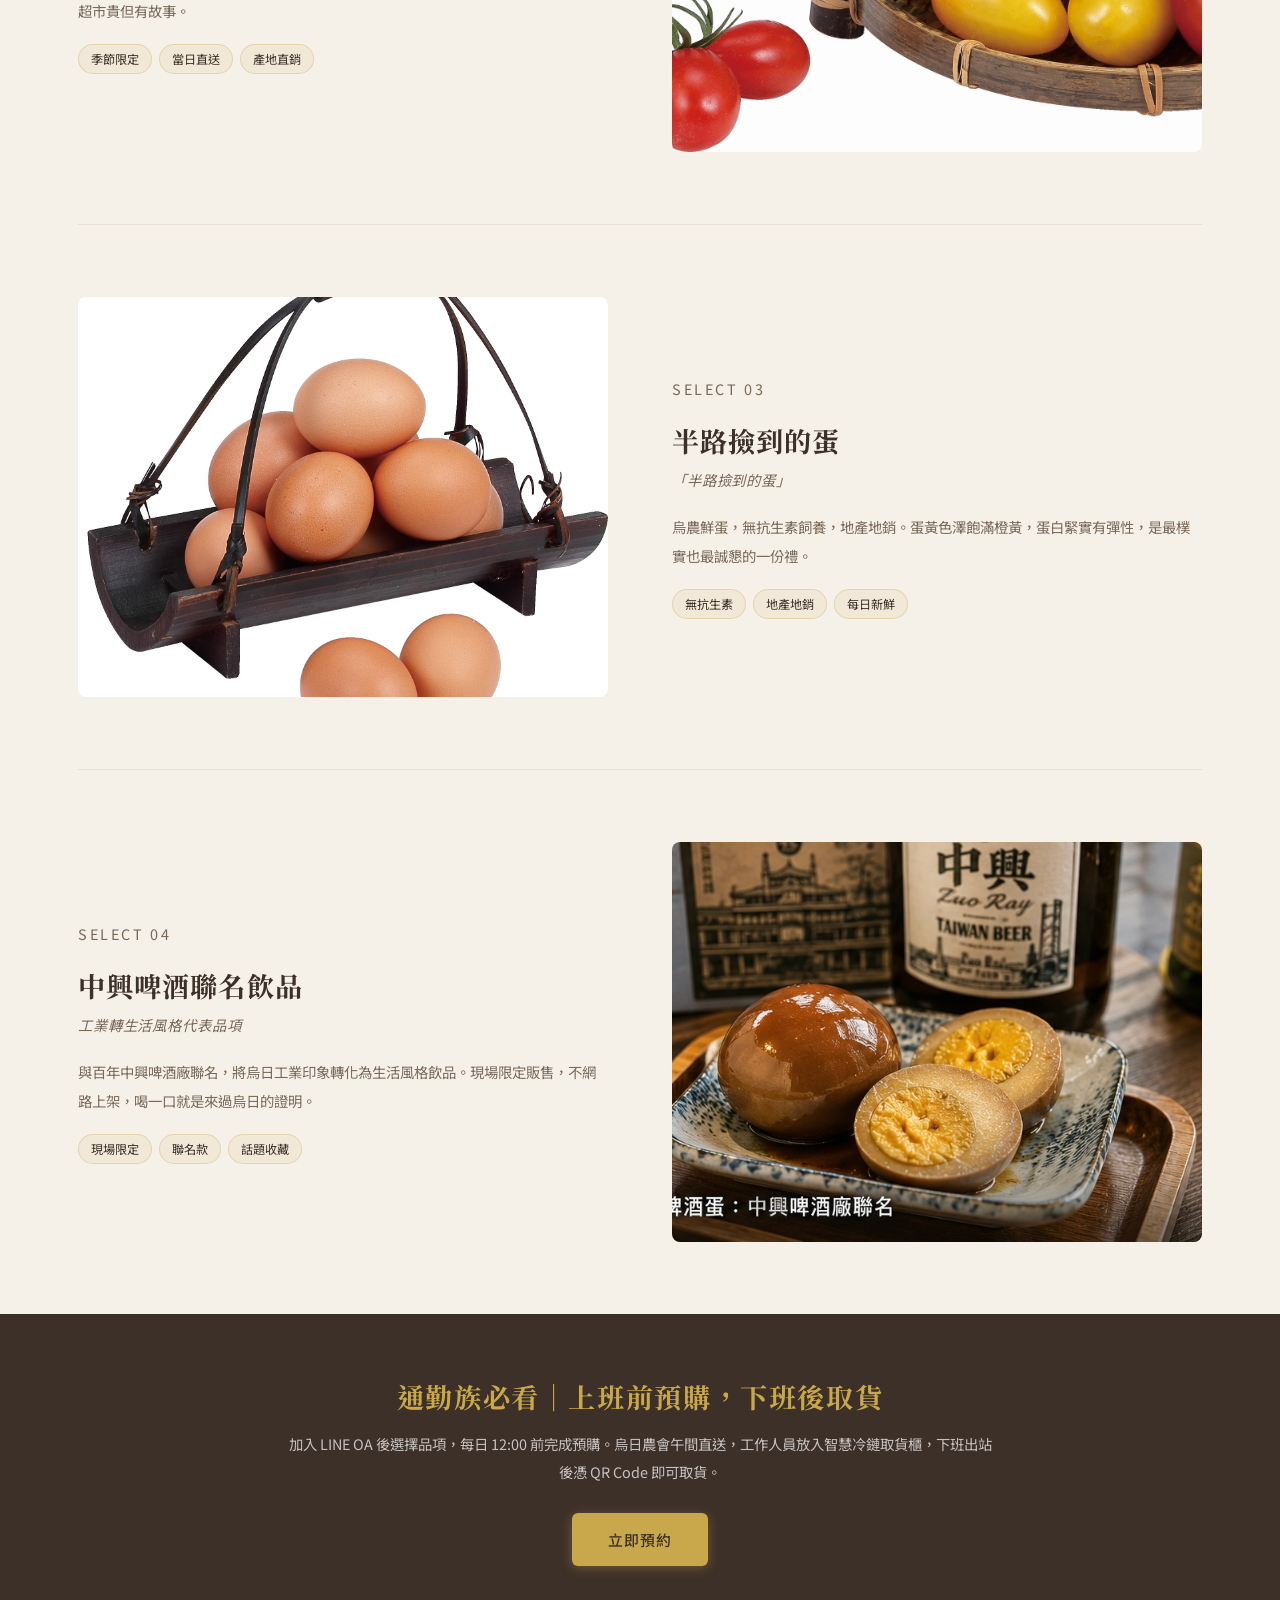
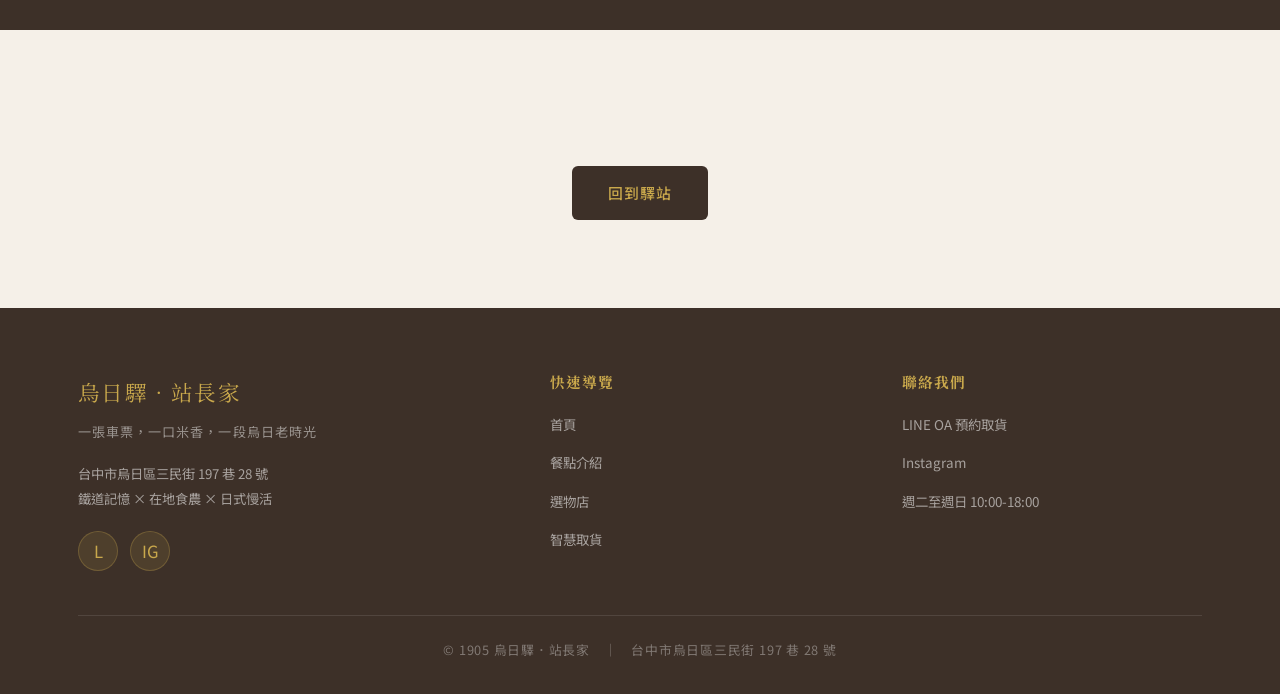
<file: shop.html>
<!DOCTYPE html>
<html lang="zh-Hant">
<head>
  <meta charset="UTF-8" />
  <meta name="viewport" content="width=device-width, initial-scale=1.0" />
  <title>烏農好物，帶回家｜烏日驛．站長家</title>
  <meta name="description" content="每一件選物，都是烏日土地的精品提案。" />
  <link rel="stylesheet" href="style.css" />
</head>
<body>
<nav class="navbar" id="navbar">
  <div class="navbar-inner">
    <a href="index.html" class="navbar-logo">
      <span class="logo-main">烏日驛．站長家</span>
      <span class="logo-year">1905</span>
    </a>
    <ul class="navbar-links">
      <li><a href="index.html">首頁</a></li>
      <li><a href="menu.html">餐點</a></li>
      <li><a href="shop.html">選物</a></li>
      <li><a href="index.html#delivery">智慧取貨</a></li>
      <li><a href="index.html#events">活動</a></li>
      <li><a href="index.html#transport">交通</a></li>
    </ul>
    <button class="hamburger" aria-label="選單">
      <span></span><span></span><span></span>
    </button>
  </div>
</nav>

<div class="mobile-nav">
  <button class="mobile-nav-close" aria-label="關閉">x</button>
  <a href="index.html">首頁</a>
  <a href="menu.html">餐點</a>
  <a href="shop.html">選物</a>
  <a href="index.html#delivery">智慧取貨</a>
  <a href="index.html#events">活動</a>
  <a href="index.html#transport">交通</a>
</div>

<section class="page-hero">
  <div class="page-hero-bg" style="background-image:url('images/shop-hero.jpg')"></div>
  <div class="page-hero-content">
    <h1 class="page-hero-title fade-in">烏農好物，帶回家</h1>
    <p class="page-hero-subtitle fade-in delay-1">每一件選物，都是烏日土地的精品提案</p>
  </div>
</section>

<section class="section philosophy-section">
  <div class="container">
    <div class="philosophy-wrap fade-in">
      <div class="philosophy-line"></div>
      <p class="philosophy-text">
        與烏日農會合作，以<strong>站長守護</strong>為品牌，透過策展思維每季設定主題。讓消費者買的不是單品，而是一種帶得走的生活提案。
      </p>
    </div>
  </div>
</section>

<section class="shop-items-section">
  <div class="container">
    <article class="shop-item fade-in">
      <div class="shop-img"><img src="images/select-rice.jpg" alt="站長守護米禮盒" /></div>
      <div class="shop-content">
        <p class="shop-num">SELECT 01</p>
        <h3>站長守護米禮盒</h3>
        <p class="shop-brand-line">「站長守護」系列</p>
        <p>嚴選高雄 147 號烏農米，手繪包裝設計，以烏日區徽「飲水思源、反哺」意象呈現。米粒飽滿 Q 彈，是最具份量的在地伴手禮。</p>
        <div class="shop-tags">
          <span class="shop-tag">伴手禮首選</span>
          <span class="shop-tag">手繪包裝</span>
          <span class="shop-tag">限量供應</span>
        </div>
      </div>
    </article>

    <article class="shop-item rev fade-in">
      <div class="shop-img"><img src="images/select-tomato.jpg" alt="駛過的田．玉女番茄" /></div>
      <div class="shop-content">
        <p class="shop-num">SELECT 02</p>
        <h3>駛過的田．玉女番茄</h3>
        <p class="shop-brand-line">「駛過的田」季節限定</p>
        <p>烏日肥沃土壤孕育的玉女小番茄，皮薄多汁，酸甜比例恰到好處。強調當日直送，比超市貴但有故事。</p>
        <div class="shop-tags">
          <span class="shop-tag">季節限定</span>
          <span class="shop-tag">當日直送</span>
          <span class="shop-tag">產地直銷</span>
        </div>
      </div>
    </article>

    <article class="shop-item fade-in">
      <div class="shop-img"><img src="images/select-egg.jpg" alt="半路撿到的蛋" /></div>
      <div class="shop-content">
        <p class="shop-num">SELECT 03</p>
        <h3>半路撿到的蛋</h3>
        <p class="shop-brand-line">「半路撿到的蛋」</p>
        <p>烏農鮮蛋，無抗生素飼養，地產地銷。蛋黃色澤飽滿橙黃，蛋白緊實有彈性，是最樸實也最誠懇的一份禮。</p>
        <div class="shop-tags">
          <span class="shop-tag">無抗生素</span>
          <span class="shop-tag">地產地銷</span>
          <span class="shop-tag">每日新鮮</span>
        </div>
      </div>
    </article>

    <article class="shop-item rev fade-in">
      <div class="shop-img"><img src="images/select-beer.jpg" alt="中興啤酒聯名飲品" /></div>
      <div class="shop-content">
        <p class="shop-num">SELECT 04</p>
        <h3>中興啤酒聯名飲品</h3>
        <p class="shop-brand-line">工業轉生活風格代表品項</p>
        <p>與百年中興啤酒廠聯名，將烏日工業印象轉化為生活風格飲品。現場限定販售，不網路上架，喝一口就是來過烏日的證明。</p>
        <div class="shop-tags">
          <span class="shop-tag">現場限定</span>
          <span class="shop-tag">聯名款</span>
          <span class="shop-tag">話題收藏</span>
        </div>
      </div>
    </article>
  </div>
</section>

<section class="delivery-banner">
  <div class="banner-inner fade-in">
    <h3>通勤族必看｜上班前預購，下班後取貨</h3>
    <p>加入 LINE OA 後選擇品項，每日 12:00 前完成預購。烏日農會午間直送，工作人員放入智慧冷鏈取貨櫃，下班出站後憑 QR Code 即可取貨。</p>
    <a href="index.html#delivery" class="btn btn-primary">立即預約</a>
  </div>
</section>

<section class="section">
  <div class="container">
    <div class="section-cta fade-in">
      <a href="index.html" class="btn btn-dark">回到驛站</a>
    </div>
  </div>
</section>

<footer>
  <div class="container">
    <div class="footer-grid">
      <div>
        <p class="footer-logo">烏日驛．站長家</p>
        <p class="footer-slogan">一張車票，一口米香，一段烏日老時光</p>
        <p class="footer-address">台中市烏日區三民街 197 巷 28 號<br/>鐵道記憶 × 在地食農 × 日式慢活</p>
        <div class="footer-social">
          <a href="#" class="social-btn" aria-label="LINE OA">L</a>
          <a href="#" class="social-btn" aria-label="Instagram">IG</a>
        </div>
      </div>
      <div class="footer-col">
        <h4>快速導覽</h4>
        <ul>
          <li><a href="index.html">首頁</a></li>
          <li><a href="menu.html">餐點介紹</a></li>
          <li><a href="shop.html">選物店</a></li>
          <li><a href="index.html#delivery">智慧取貨</a></li>
        </ul>
      </div>
      <div class="footer-col">
        <h4>聯絡我們</h4>
        <ul>
          <li><a href="#">LINE OA 預約取貨</a></li>
          <li><a href="#">Instagram</a></li>
          <li><a href="#">週二至週日 10:00-18:00</a></li>
        </ul>
      </div>
    </div>
    <div class="footer-bottom"><p>© 1905 烏日驛．站長家　｜　台中市烏日區三民街 197 巷 28 號</p></div>
  </div>
</footer>

<script src="script.js"></script>
</body>
</html>
</file>
<file: style.css>
/* ============================================================
   烏日驛．站長家 — 共用樣式表
   色系：古木棕 #3D3028 ／ 稻穗金 #C9A84C ／ 和紙米白 #F5F0E8 ／ 抹茶深綠 #2C4A1E
   ============================================================ */

@import url('https://fonts.googleapis.com/css2?family=Noto+Serif+TC:wght@400;600;700&family=Noto+Sans+TC:wght@300;400;500&display=swap');

/* ===== CSS Variables ===== */
:root {
  --primary:    #3D3028;
  --secondary:  #C9A84C;
  --bg:         #F5F0E8;
  --bg-alt:     #EAE4D8;
  --accent:     #2C4A1E;
  --text:       #3D3028;
  --text-light: #7A6A5A;
  --white:      #FFFFFF;
  --shadow:     0 4px 24px rgba(61,48,40,0.12);
  --shadow-lg:  0 12px 40px rgba(61,48,40,0.18);
  --radius:     6px;
  --radius-lg:  8px;
  --transition: 0.3s ease;
  --font-serif: 'Noto Serif TC', 'Georgia', serif;
  --font-sans:  'Noto Sans TC', 'Arial', sans-serif;
  --nav-height: 72px;
}

/* ===== Reset ===== */
*, *::before, *::after {
  box-sizing: border-box;
  margin: 0;
  padding: 0;
}

html { scroll-behavior: smooth; }

body {
  font-family: var(--font-sans);
  background-color: var(--bg);
  color: var(--text);
  line-height: 1.85;
  font-size: 16px;
  -webkit-font-smoothing: antialiased;
}

img { max-width: 100%; height: auto; display: block; }
a { text-decoration: none; color: inherit; }
ul { list-style: none; }

/* ===== Typography Utilities ===== */
h1, h2, h3, h4 {
  font-family: var(--font-serif);
  line-height: 1.4;
  letter-spacing: 0.04em;
}

/* ===== Layout ===== */
.container {
  max-width: 1180px;
  margin: 0 auto;
  padding: 0 28px;
}

.section { padding: 88px 0; }

.section-title {
  font-size: clamp(1.6rem, 3vw, 2.1rem);
  color: var(--primary);
  text-align: center;
  margin-bottom: 14px;
}

.section-subtitle {
  text-align: center;
  color: var(--text-light);
  font-size: 0.95rem;
  margin-bottom: 60px;
  letter-spacing: 0.04em;
}

.section-cta { text-align: center; margin-top: 48px; }

/* ===== Buttons ===== */
.btn {
  display: inline-block;
  padding: 13px 36px;
  border-radius: 6px;
  font-family: var(--font-sans);
  font-size: 0.93rem;
  letter-spacing: 0.06em;
  cursor: pointer;
  transition: transform var(--transition), box-shadow var(--transition), background var(--transition);
  border: none;
}

.btn-primary {
  background: var(--secondary);
  color: var(--primary);
  font-weight: 500;
  box-shadow: 0 2px 12px rgba(201,168,76,0.35);
}
.btn-primary:hover {
  background: #b8933b;
  transform: translateY(-3px);
  box-shadow: 0 6px 20px rgba(201,168,76,0.4);
}

.btn-outline {
  background: transparent;
  border: 2px solid rgba(255,255,255,0.75);
  color: var(--white);
}
.btn-outline:hover {
  background: rgba(255,255,255,0.1);
  border-color: var(--white);
  transform: translateY(-3px);
}

.btn-dark {
  background: var(--primary);
  color: var(--secondary);
  font-weight: 500;
}
.btn-dark:hover {
  background: #2a201a;
  transform: translateY(-3px);
  box-shadow: var(--shadow);
}

.btn-ghost {
  background: rgba(61,48,40,0.06);
  color: var(--primary);
  border: 1px solid rgba(61,48,40,0.2);
}
.btn-ghost:hover {
  background: rgba(61,48,40,0.12);
  transform: translateY(-2px);
}

/* ===== Image Wrapper with Gradient Fallback ===== */
.img-wrap {
  background: linear-gradient(135deg, #3D3028 0%, #5a4535 40%, #C9A84C 100%);
  overflow: hidden;
  position: relative;
}
.img-wrap img {
  width: 100%;
  height: 100%;
  object-fit: cover;
  display: block;
  transition: transform 0.55s ease, opacity 0.3s ease;
}

/* ===== SVG Divider ===== */
.svg-divider {
  line-height: 0;
  overflow: hidden;
}
.svg-divider svg { display: block; width: 100%; }

.rail-divider {
  text-align: center;
  padding: 4px 0;
  opacity: 0.18;
}

/* ===== Scroll Fade-in Animation ===== */
.fade-in {
  opacity: 0;
  transform: translateY(28px);
  transition: opacity 0.75s ease, transform 0.75s ease;
}
.fade-in.visible {
  opacity: 1;
  transform: translateY(0);
}
.fade-in.delay-1 { transition-delay: 0.10s; }
.fade-in.delay-2 { transition-delay: 0.20s; }
.fade-in.delay-3 { transition-delay: 0.30s; }
.fade-in.delay-4 { transition-delay: 0.40s; }
.fade-in.delay-5 { transition-delay: 0.50s; }

/* ===========================================================
   NAVIGATION
   =========================================================== */
.navbar {
  position: fixed;
  top: 0; left: 0;
  width: 100%;
  z-index: 900;
  padding: 18px 0;
  transition: background 0.45s ease, padding 0.35s ease, backdrop-filter 0.45s ease;
}
.navbar.scrolled {
  background: rgba(51, 37, 28, 0.92);
  backdrop-filter: blur(14px);
  -webkit-backdrop-filter: blur(14px);
  padding: 11px 0;
  box-shadow: 0 2px 20px rgba(0,0,0,0.25);
}

.navbar-inner {
  display: flex;
  align-items: center;
  justify-content: space-between;
  max-width: 1180px;
  margin: 0 auto;
  padding: 0 28px;
}

/* Logo */
.navbar-logo {
  display: flex;
  flex-direction: column;
  line-height: 1;
  gap: 3px;
}
.logo-main {
  font-family: var(--font-serif);
  font-size: 1.05rem;
  color: var(--secondary);
  font-weight: 700;
  letter-spacing: 0.06em;
  white-space: nowrap;
}
.logo-year {
  font-size: 0.68rem;
  color: rgba(201,168,76,0.65);
  letter-spacing: 0.18em;
}

/* Desktop Links */
.navbar-links {
  display: flex;
  align-items: center;
  gap: 28px;
}
.navbar-links a {
  font-size: 0.88rem;
  color: rgba(255,255,255,0.82);
  letter-spacing: 0.06em;
  position: relative;
  padding-bottom: 3px;
  transition: color var(--transition);
}
.navbar-links a::after {
  content: '';
  position: absolute;
  bottom: -1px; left: 0;
  width: 0; height: 1px;
  background: var(--secondary);
  transition: width var(--transition);
}
.navbar-links a:hover { color: var(--secondary); }
.navbar-links a:hover::after { width: 100%; }

/* Hamburger */
.hamburger {
  display: none;
  flex-direction: column;
  gap: 5px;
  cursor: pointer;
  padding: 4px;
  background: none;
  border: none;
}
.hamburger span {
  display: block;
  width: 26px;
  height: 2px;
  background: var(--secondary);
  border-radius: 2px;
  transition: var(--transition);
}
.hamburger.active span:nth-child(1) { transform: translateY(7px) rotate(45deg); }
.hamburger.active span:nth-child(2) { opacity: 0; }
.hamburger.active span:nth-child(3) { transform: translateY(-7px) rotate(-45deg); }

/* Mobile Nav Overlay */
.mobile-nav {
  display: none;
  position: fixed;
  inset: 0;
  background: rgba(40, 28, 20, 0.97);
  z-index: 950;
  flex-direction: column;
  align-items: center;
  justify-content: center;
  gap: 36px;
}
.mobile-nav.open { display: flex; }
.mobile-nav a {
  font-family: var(--font-serif);
  font-size: 1.45rem;
  color: var(--secondary);
  letter-spacing: 0.12em;
  transition: opacity var(--transition);
}
.mobile-nav a:hover { opacity: 0.7; }
.mobile-nav-close {
  position: absolute;
  top: 22px; right: 26px;
  cursor: pointer;
  font-size: 2rem;
  color: var(--secondary);
  background: none;
  border: none;
  line-height: 1;
}

/* ===========================================================
   HERO (Full-screen — index.html)
   =========================================================== */
.hero {
  min-height: 100vh;
  display: flex;
  align-items: center;
  justify-content: center;
  position: relative;
  overflow: hidden;
  background: linear-gradient(160deg, #2a1f16 0%, #2C4A1E 100%);
}
.hero-bg {
  position: absolute;
  inset: 0;
  background-image: url('images/hero.jpg');
  background-size: cover;
  background-position: center;
  opacity: 0.55;
  transition: opacity 0.5s;
}
.hero::after {
  content: '';
  position: absolute;
  inset: 0;
  background: linear-gradient(to bottom, rgba(20,12,8,0.45) 0%, rgba(20,12,8,0.65) 100%);
}
.hero-content {
  position: relative;
  z-index: 2;
  text-align: center;
  padding: 0 28px;
  max-width: 820px;
}
.hero-kana {
  font-size: 0.82rem;
  letter-spacing: 0.3em;
  color: var(--secondary);
  margin-bottom: 14px;
  opacity: 0.85;
}
.hero-title {
  font-family: var(--font-serif);
  font-size: clamp(2.4rem, 6vw, 4.2rem);
  color: var(--white);
  letter-spacing: 0.1em;
  margin-bottom: 18px;
  text-shadow: 0 2px 20px rgba(0,0,0,0.4);
}
.hero-title .gold { color: var(--secondary); }
.hero-subtitle {
  font-size: clamp(0.92rem, 2vw, 1.1rem);
  color: rgba(255,255,255,0.8);
  letter-spacing: 0.2em;
  margin-bottom: 44px;
  font-weight: 300;
}
.hero-cta {
  display: flex;
  gap: 18px;
  justify-content: center;
  flex-wrap: wrap;
}

/* ===========================================================
   PAGE HERO (Half-screen — menu.html, shop.html)
   =========================================================== */
.page-hero {
  height: 52vh;
  min-height: 360px;
  display: flex;
  align-items: center;
  justify-content: center;
  position: relative;
  overflow: hidden;
  background: linear-gradient(160deg, #2a1f16 0%, #2C4A1E 100%);
  padding-top: var(--nav-height);
}
.page-hero-bg {
  position: absolute;
  inset: 0;
  background-size: cover;
  background-position: center;
  opacity: 0.5;
}
.page-hero::after {
  content: '';
  position: absolute;
  inset: 0;
  background: rgba(20,12,8,0.52);
}
.page-hero-content {
  position: relative;
  z-index: 2;
  text-align: center;
  padding: 0 28px;
}
.page-hero-title {
  font-family: var(--font-serif);
  font-size: clamp(2rem, 4.5vw, 3.2rem);
  color: var(--white);
  letter-spacing: 0.12em;
  margin-bottom: 14px;
  text-shadow: 0 2px 16px rgba(0,0,0,0.4);
}
.page-hero-subtitle {
  font-size: 0.98rem;
  color: rgba(255,255,255,0.75);
  letter-spacing: 0.1em;
  font-weight: 300;
}

/* ===========================================================
   BRAND STORY
   =========================================================== */
.brand-story { background: var(--bg); }
.story-grid {
  display: grid;
  grid-template-columns: repeat(3, 1fr);
  gap: 36px;
}
.story-card {
  text-align: center;
  padding: 44px 28px;
  background: rgba(255,255,255,0.65);
  border-radius: var(--radius-lg);
  border: 1px solid rgba(201,168,76,0.22);
  transition: transform var(--transition), box-shadow var(--transition);
}
.story-card:hover {
  transform: translateY(-8px);
  box-shadow: var(--shadow-lg);
}
.story-icon {
  width: 76px;
  height: 76px;
  margin: 0 auto 22px;
}
.story-title {
  font-family: var(--font-serif);
  font-size: 1.15rem;
  color: var(--primary);
  margin-bottom: 13px;
}
.story-text {
  font-size: 0.88rem;
  color: var(--text-light);
  line-height: 2;
}

/* ===========================================================
   SPACE SECTION
   =========================================================== */
.space-section { background: var(--bg-alt); }
.space-grid {
  display: grid;
  grid-template-columns: repeat(4, 1fr);
  gap: 22px;
}
.space-card {
  background: var(--white);
  border-radius: var(--radius-lg);
  overflow: hidden;
  transition: transform var(--transition), box-shadow var(--transition);
  cursor: default;
}
.space-card:hover {
  transform: translateY(-10px);
  box-shadow: var(--shadow-lg);
}
.space-card:hover .img-wrap img { transform: scale(1.06); }
.space-card .img-wrap { height: 210px; }
.space-card-body { padding: 20px 18px; }
.space-card-title {
  font-family: var(--font-serif);
  font-size: 1rem;
  color: var(--primary);
  margin-bottom: 8px;
}
.space-card-desc {
  font-size: 0.83rem;
  color: var(--text-light);
  margin-bottom: 13px;
  line-height: 1.75;
}
.tag-group { display: flex; flex-wrap: wrap; gap: 5px; }
.tag {
  display: inline-block;
  padding: 2px 10px;
  background: rgba(201,168,76,0.1);
  border: 1px solid rgba(201,168,76,0.35);
  color: var(--primary);
  font-size: 0.73rem;
  border-radius: 20px;
  white-space: nowrap;
}

/* ===========================================================
   FOOD PREVIEW
   =========================================================== */
.food-section { background: var(--bg); }
.food-grid {
  display: grid;
  grid-template-columns: repeat(4, 1fr);
  gap: 22px;
  margin-bottom: 0;
}
.food-card {
  background: var(--white);
  border-radius: var(--radius-lg);
  overflow: hidden;
  transition: transform var(--transition), box-shadow var(--transition);
}
.food-card:hover {
  transform: translateY(-6px);
  box-shadow: var(--shadow);
}
.food-card:hover .img-wrap img { transform: scale(1.06); }
.food-card .img-wrap { height: 186px; }
.food-card-body { padding: 16px 18px 20px; }
.food-card-name {
  font-family: var(--font-serif);
  font-size: 1rem;
  color: var(--primary);
  margin-bottom: 6px;
}
.food-card-desc {
  font-size: 0.82rem;
  color: var(--text-light);
  line-height: 1.7;
}

/* ===========================================================
   SHOP PREVIEW
   =========================================================== */
.shop-preview-section { background: var(--bg-alt); }
.shop-preview-grid {
  display: grid;
  grid-template-columns: repeat(4, 1fr);
  gap: 22px;
}
.shop-prev-card {
  background: var(--white);
  border-radius: var(--radius-lg);
  overflow: hidden;
  transition: transform var(--transition), box-shadow var(--transition);
}
.shop-prev-card:hover {
  transform: translateY(-6px);
  box-shadow: var(--shadow);
}
.shop-prev-card:hover .img-wrap img { transform: scale(1.06); }
.shop-prev-card .img-wrap { height: 210px; }
.shop-prev-card-body { padding: 16px 18px 20px; }
.shop-prev-card-name {
  font-family: var(--font-serif);
  font-size: 0.95rem;
  color: var(--primary);
}

/* ===========================================================
   DELIVERY TIMELINE
   =========================================================== */
.delivery-section { background: var(--primary); }
.delivery-section .section-title { color: var(--secondary); }
.delivery-section .section-subtitle { color: rgba(255,255,255,0.65); }

.timeline-wrap {
  position: relative;
  display: flex;
  gap: 0;
}
.timeline-wrap::before {
  content: '';
  position: absolute;
  top: 36px; left: calc(10% - 1px);
  width: 80%;
  height: 1px;
  background: rgba(201,168,76,0.28);
}
.timeline-step {
  flex: 1;
  display: flex;
  flex-direction: column;
  align-items: center;
  text-align: center;
  padding: 0 10px;
  position: relative;
}
.step-circle {
  width: 72px;
  height: 72px;
  border-radius: 50%;
  background: rgba(201,168,76,0.1);
  border: 1.5px solid var(--secondary);
  display: flex;
  align-items: center;
  justify-content: center;
  font-family: var(--font-serif);
  font-size: 1.2rem;
  color: var(--secondary);
  margin-bottom: 18px;
  position: relative;
  z-index: 1;
  flex-shrink: 0;
  transition: background var(--transition);
}
.timeline-step:hover .step-circle {
  background: rgba(201,168,76,0.25);
}
.step-title {
  font-family: var(--font-serif);
  font-size: 0.92rem;
  color: var(--secondary);
  margin-bottom: 8px;
}
.step-desc {
  font-size: 0.78rem;
  color: rgba(255,255,255,0.58);
  line-height: 1.75;
}

/* ===========================================================
   EVENTS
   =========================================================== */
.events-section { background: var(--bg); }
.events-grid {
  display: grid;
  grid-template-columns: repeat(3, 1fr);
  gap: 28px;
}
.event-card {
  background: var(--white);
  border-radius: var(--radius-lg);
  padding: 32px 26px;
  border-left: 4px solid var(--secondary);
  transition: transform var(--transition), box-shadow var(--transition);
}
.event-card:hover {
  transform: translateY(-5px);
  box-shadow: var(--shadow);
}
.event-tag {
  display: inline-block;
  font-size: 0.76rem;
  color: var(--secondary);
  background: rgba(201,168,76,0.1);
  border: 1px solid rgba(201,168,76,0.3);
  padding: 2px 12px;
  border-radius: 20px;
  margin-bottom: 13px;
  letter-spacing: 0.04em;
}
.event-title {
  font-family: var(--font-serif);
  font-size: 1.08rem;
  color: var(--primary);
  margin-bottom: 10px;
}
.event-desc {
  font-size: 0.85rem;
  color: var(--text-light);
  line-height: 1.8;
}

/* ===========================================================
   TRANSPORT
   =========================================================== */
.transport-section { background: var(--bg-alt); }
.transport-grid {
  display: grid;
  grid-template-columns: repeat(3, 1fr);
  gap: 28px;
}
.transport-card {
  background: var(--white);
  border-radius: var(--radius-lg);
  padding: 36px 26px;
  text-align: center;
  transition: transform var(--transition), box-shadow var(--transition);
}
.transport-card:hover {
  transform: translateY(-5px);
  box-shadow: var(--shadow);
}
.transport-icon { font-size: 2.6rem; margin-bottom: 14px; }
.transport-label {
  font-family: var(--font-serif);
  font-size: 1.05rem;
  color: var(--primary);
  margin-bottom: 6px;
}
.transport-badge {
  display: inline-block;
  font-size: 0.73rem;
  color: var(--secondary);
  background: rgba(201,168,76,0.12);
  border: 1px solid rgba(201,168,76,0.38);
  padding: 2px 10px;
  border-radius: 20px;
  margin-bottom: 14px;
}
.transport-desc {
  font-size: 0.85rem;
  color: var(--text-light);
  line-height: 1.9;
}

/* ===========================================================
   FOOTER
   =========================================================== */
footer {
  background: var(--primary);
  color: rgba(255,255,255,0.7);
  padding: 64px 0 32px;
}
.footer-grid {
  display: grid;
  grid-template-columns: 1.4fr 1fr 1fr;
  gap: 52px;
  margin-bottom: 44px;
}
.footer-logo {
  font-family: var(--font-serif);
  font-size: 1.35rem;
  color: var(--secondary);
  margin-bottom: 8px;
  letter-spacing: 0.06em;
}
.footer-slogan {
  font-size: 0.82rem;
  color: rgba(255,255,255,0.48);
  letter-spacing: 0.08em;
  margin-bottom: 18px;
}
.footer-address {
  font-size: 0.83rem;
  color: rgba(255,255,255,0.55);
  line-height: 1.85;
}
.footer-social {
  display: flex;
  gap: 12px;
  margin-top: 20px;
}
.social-btn {
  width: 40px;
  height: 40px;
  border-radius: 50%;
  background: rgba(201,168,76,0.12);
  border: 1px solid rgba(201,168,76,0.28);
  display: flex;
  align-items: center;
  justify-content: center;
  color: var(--secondary);
  font-size: 1.05rem;
  transition: background var(--transition), transform var(--transition);
}
.social-btn:hover {
  background: rgba(201,168,76,0.28);
  transform: translateY(-2px);
}
.footer-col h4 {
  font-family: var(--font-serif);
  font-size: 0.92rem;
  color: var(--secondary);
  margin-bottom: 16px;
  letter-spacing: 0.06em;
}
.footer-col li { margin-bottom: 9px; }
.footer-col a {
  font-size: 0.84rem;
  color: rgba(255,255,255,0.55);
  transition: color var(--transition);
}
.footer-col a:hover { color: var(--secondary); }
.footer-bottom {
  border-top: 1px solid rgba(255,255,255,0.1);
  padding-top: 22px;
  text-align: center;
  font-size: 0.8rem;
  color: rgba(255,255,255,0.35);
  letter-spacing: 0.06em;
}

/* ===========================================================
   MENU PAGE — Alternating Layout
   =========================================================== */
.philosophy-section { background: var(--bg); }
.philosophy-wrap {
  max-width: 700px;
  margin: 0 auto;
  text-align: center;
}
.philosophy-line {
  width: 40px;
  height: 2px;
  background: var(--secondary);
  margin: 0 auto 24px;
}
.philosophy-text {
  font-size: 0.97rem;
  color: var(--text-light);
  line-height: 2.1;
}
.philosophy-text strong {
  color: var(--primary);
  font-weight: 500;
}

.menu-items-section { background: var(--bg); }
.menu-item {
  display: grid;
  grid-template-columns: 1fr 1fr;
  gap: 64px;
  align-items: center;
  padding: 72px 0;
  border-bottom: 1px solid rgba(61,48,40,0.08);
}
.menu-item:last-child { border-bottom: none; }
.menu-item.rev {
  direction: rtl;
}
.menu-item.rev > * { direction: ltr; }

.menu-img {
  border-radius: var(--radius-lg);
  overflow: hidden;
  height: 400px;
  background: linear-gradient(135deg, #3D3028 0%, #5a4535 45%, #C9A84C 100%);
}
.menu-img img {
  width: 100%;
  height: 100%;
  object-fit: cover;
  transition: transform 0.55s ease;
}
.menu-item:hover .menu-img img { transform: scale(1.04); }

.menu-content {}
.menu-num {
  font-size: 0.75rem;
  color: var(--secondary);
  letter-spacing: 0.18em;
  margin-bottom: 8px;
}
.menu-content h3 {
  font-size: 1.7rem;
  color: var(--primary);
  margin-bottom: 10px;
}
.menu-tagline {
  font-size: 0.92rem;
  color: var(--secondary);
  letter-spacing: 0.06em;
  margin-bottom: 18px;
  font-style: italic;
}
.menu-content p {
  font-size: 0.9rem;
  color: var(--text-light);
  line-height: 2;
  margin-bottom: 18px;
}
.ingredient-row {
  display: flex;
  flex-wrap: wrap;
  gap: 7px;
  margin-bottom: 14px;
}
.ingr-tag {
  font-size: 0.76rem;
  padding: 3px 11px;
  background: rgba(61,48,40,0.06);
  border: 1px solid rgba(61,48,40,0.14);
  border-radius: 20px;
  color: var(--primary);
}
.menu-note {
  font-size: 0.78rem;
  color: var(--text-light);
  font-style: italic;
}

.flavor-grid {
  display: grid;
  grid-template-columns: repeat(3, 1fr);
  gap: 11px;
  margin-top: 18px;
}
.flavor-card {
  background: rgba(255,255,255,0.8);
  border: 1px solid rgba(201,168,76,0.2);
  border-radius: 8px;
  padding: 14px 12px;
}
.flavor-name {
  font-family: var(--font-serif);
  font-size: 0.88rem;
  color: var(--primary);
  margin-bottom: 5px;
}
.flavor-desc {
  font-size: 0.76rem;
  color: var(--text-light);
  line-height: 1.65;
}

.dessert-grid {
  display: grid;
  grid-template-columns: 1fr 1fr;
  gap: 11px;
  margin-top: 18px;
}
.dessert-card {
  background: rgba(255,255,255,0.8);
  border: 1px solid rgba(201,168,76,0.2);
  border-radius: 8px;
  padding: 16px 14px;
}
.dessert-name {
  font-family: var(--font-serif);
  font-size: 0.88rem;
  color: var(--primary);
  margin-bottom: 6px;
}
.dessert-desc {
  font-size: 0.76rem;
  color: var(--text-light);
  line-height: 1.65;
}

/* ===========================================================
   SHOP PAGE — Alternating Layout
   =========================================================== */
.shop-items-section { background: var(--bg); }
.shop-item {
  display: grid;
  grid-template-columns: 1fr 1fr;
  gap: 64px;
  align-items: center;
  padding: 72px 0;
  border-bottom: 1px solid rgba(61,48,40,0.08);
}
.shop-item:last-child { border-bottom: none; }
.shop-item.rev { direction: rtl; }
.shop-item.rev > * { direction: ltr; }

.shop-img {
  border-radius: var(--radius-lg);
  overflow: hidden;
  height: 400px;
  background: linear-gradient(135deg, #3D3028 0%, #5a4535 45%, #C9A84C 100%);
}
.shop-img img {
  width: 100%;
  height: 100%;
  object-fit: cover;
  transition: transform 0.55s ease;
}
.shop-item:hover .shop-img img { transform: scale(1.04); }

.shop-content {}
.shop-num {
  font-size: 0.75rem;
  color: var(--secondary);
  letter-spacing: 0.18em;
  margin-bottom: 8px;
}
.shop-content h3 {
  font-size: 1.7rem;
  color: var(--primary);
  margin-bottom: 6px;
}
.shop-brand-line {
  font-size: 0.88rem;
  color: var(--secondary);
  letter-spacing: 0.06em;
  font-style: italic;
  margin-bottom: 18px;
}
.shop-content p {
  font-size: 0.9rem;
  color: var(--text-light);
  line-height: 2;
  margin-bottom: 18px;
}
.shop-tags {
  display: flex;
  flex-wrap: wrap;
  gap: 7px;
}
.shop-tag {
  font-size: 0.76rem;
  padding: 3px 12px;
  background: rgba(201,168,76,0.1);
  border: 1px solid rgba(201,168,76,0.32);
  border-radius: 20px;
  color: var(--primary);
}

/* Delivery Banner */
.delivery-banner {
  background: var(--primary);
  padding: 64px 0;
}
.banner-inner {
  max-width: 760px;
  margin: 0 auto;
  text-align: center;
  padding: 0 28px;
}
.banner-inner h3 {
  font-family: var(--font-serif);
  font-size: clamp(1.3rem, 3vw, 1.7rem);
  color: var(--secondary);
  margin-bottom: 14px;
  letter-spacing: 0.06em;
}
.banner-inner p {
  font-size: 0.9rem;
  color: rgba(255,255,255,0.7);
  line-height: 1.9;
  margin-bottom: 28px;
}

/* ===========================================================
   RESPONSIVE
   =========================================================== */
@media (max-width: 1024px) {
  .space-grid,
  .food-grid,
  .shop-preview-grid { grid-template-columns: repeat(2, 1fr); }

  .footer-grid { grid-template-columns: 1fr 1fr; gap: 36px; }

  .timeline-wrap {
    flex-direction: column;
    gap: 28px;
  }
  .timeline-wrap::before { display: none; }
  .timeline-step {
    flex-direction: row;
    text-align: left;
    gap: 22px;
    align-items: flex-start;
  }
  .step-circle { margin-bottom: 0; flex-shrink: 0; }
}

@media (max-width: 768px) {
  :root { --nav-height: 62px; }

  .navbar-links { display: none; }
  .hamburger { display: flex; }

  .section { padding: 60px 0; }

  .story-grid { grid-template-columns: 1fr; gap: 20px; }
  .space-grid,
  .food-grid,
  .shop-preview-grid,
  .events-grid,
  .transport-grid { grid-template-columns: 1fr; }

  .menu-item,
  .menu-item.rev,
  .shop-item,
  .shop-item.rev {
    grid-template-columns: 1fr;
    direction: ltr;
    gap: 28px;
    padding: 48px 0;
  }
  .menu-img,
  .shop-img { height: 260px; }

  .footer-grid { grid-template-columns: 1fr; gap: 28px; }

  .flavor-grid { grid-template-columns: 1fr; }

  .hero-title { font-size: 2.1rem; }
}

@media (max-width: 540px) {
  .container { padding: 0 18px; }
  .hero-cta { flex-direction: column; align-items: stretch; text-align: center; }
  .hero-cta .btn { width: 100%; }
  .dessert-grid { grid-template-columns: 1fr; }
}
</file>
